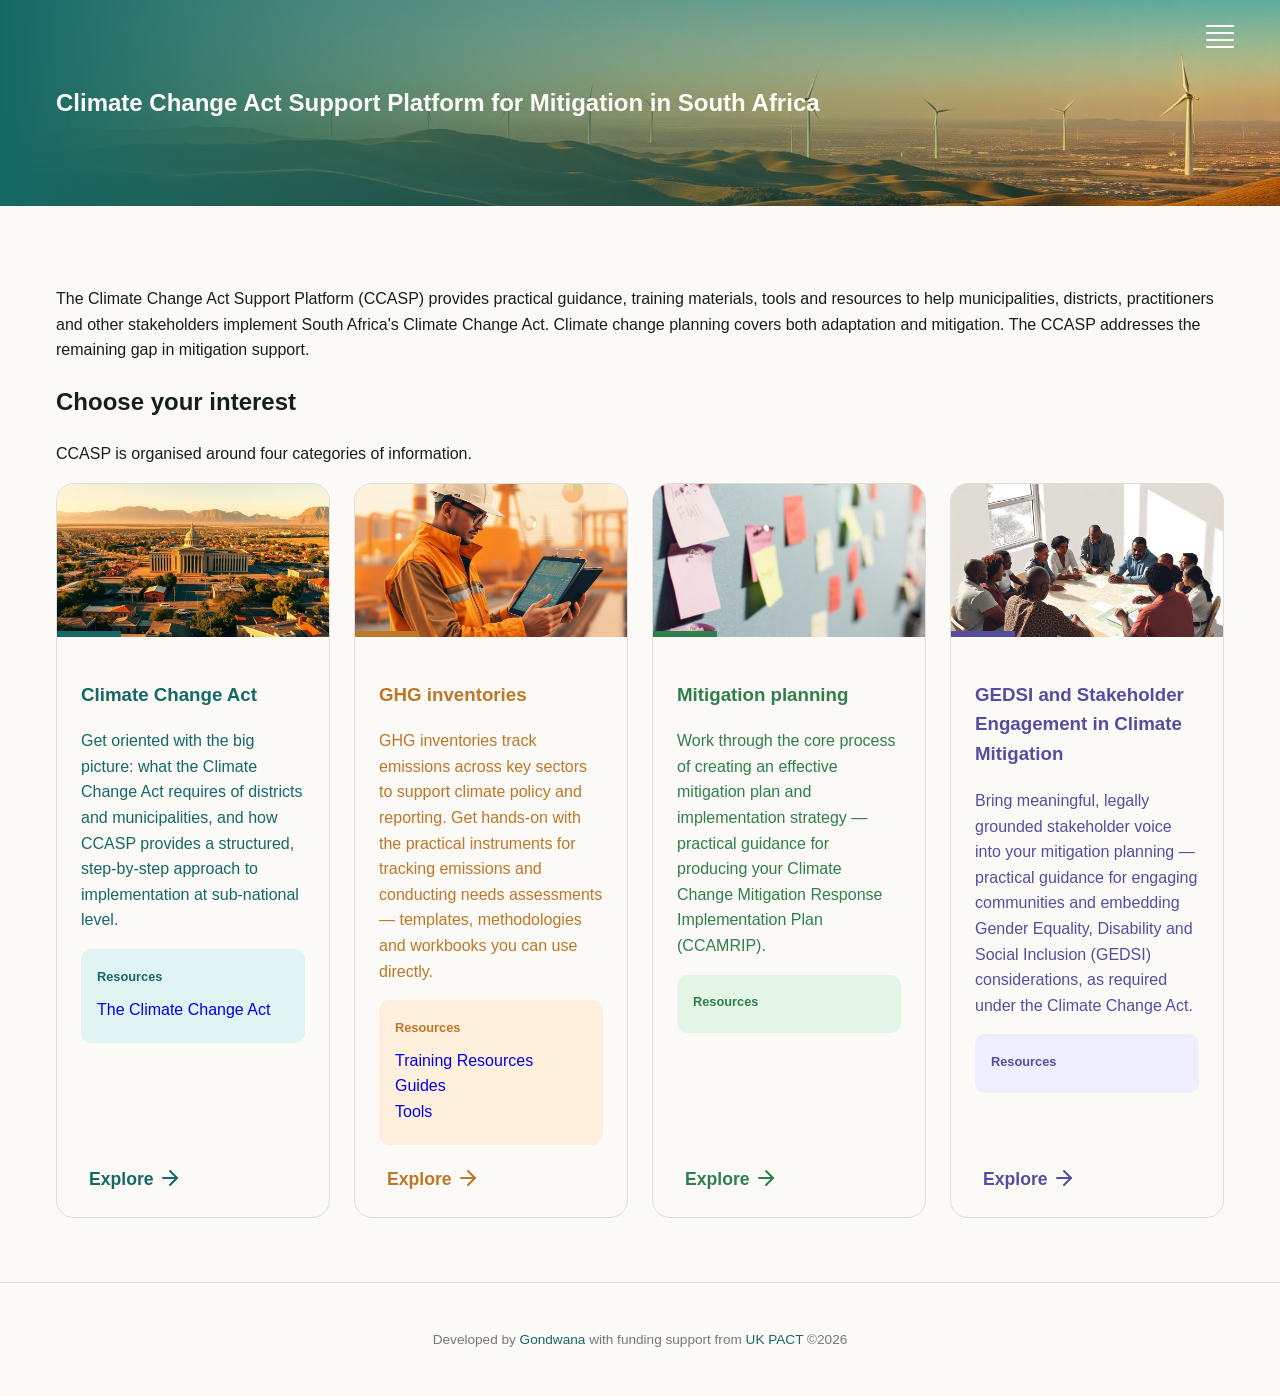
<file: index.html>
<!DOCTYPE html>
<html lang="en">
<head>
  <meta charset="UTF-8">
  <meta name="viewport" content="width=device-width, initial-scale=1.0">
  <title>CCASP — Climate Change Act Support Platform</title>
  <meta name="description" content="Guidance, tools, training and resources helping South African municipalities, districts and practitioners implement the mitigation requirements of the Climate Change Act.">
  <meta property="og:title" content="CCASP — Climate Change Act Support Platform">
  <meta property="og:description" content="Practical guidance for GHG inventories, CCAMNRAs and CCAMRIPs at sub-national level in South Africa.">
  <link rel="stylesheet" href="assets/css/styles.css">
  <link rel="icon" href="favicon.ico" type="image/x-icon">
</head>
<body>
  <!-- Header -->
  <!--header class="header">
    <div class="container">
      <h1 class="text-2xl font-bold">Climate Change Act Support Platform</h1>
    </div>
  </header-->

  <!-- Top-right vertical menu -->
  <nav id="vertical-menu" class="vertical-menu">
    <button id="menu-toggle" class="vertical-menu-toggle" aria-label="Open menu" aria-expanded="false">
      <!--span class="menu-text">Guides</span-->
      <span class="bar"></span>
      <span class="bar"></span>
      <span class="bar"></span>
      <span class="bar"></span>
    </button>

    <div id="menu-panel" class="vertical-menu-panel" hidden>
      <a href="cca.html" class="menu-link">
        <span class="menu-icon">📘</span>
        <span class="menu-label">Climate Change Act</span>
      </a>
      <a href="ghg-inventories.html" class="menu-link">
        <span class="menu-icon">📊</span>
        <span class="menu-label">GHG Inventories</span>
      </a>
      <a href="mitigationplanning.html" class="menu-link">
        <span class="menu-icon">📋</span>
        <span class="menu-label">Mitigation Planning</span>
      </a>
      <a href="stakeholder.html" class="menu-link">
        <span class="menu-icon">🤝</span>
        <span class="menu-label">GEDSI &amp; Stakeholder Engagement</span>
      </a>
    </div>
  </nav>  

  <!-- Hero Section -->
  <section class="hero section">
    <img src="assets/hero.jpg" alt="Wind turbines on rolling South African hills at golden hour" class="hero-image">
    <div class="hero-overlay"></div>
    <div class="container">
      <reveal-element>
        <div>
          <!--p class="text-xs font-semibold uppercase tracking-wider" style="color: rgba(255, 255, 255, 0.8);">
            Republic of South Africa · Climate Change Act
          </p-->
          <h1 class="text-4xl md:text-6xl font-bold leading-tight mt-4">
            Climate Change Act Support Platform for
            Mitigation in South Africa
          </h1>
          <!--p class="mt-6 max-w-2xl text-lg" style="color: rgba(255, 255, 255, 0.9);">
            Guidance, tools and resources to help municipalities, districts and practitioners meet the Climate Change Act’s mitigation requirements in South Africa
          </p-->
          <!--a href="#pathways" class="btn mt-9">
            Find your guide
            <span>→</span>
          </a-->
        </div>
      </reveal-element>
    </div>
  </section>

  <!-- Pathways Section -->
  <section class="section">
    <div class="container">
      <reveal-element>
        <div>
          <p class="mt-3 max-w-2xl text-muted-foreground">
            The Climate Change Act Support Platform (CCASP) provides practical guidance, training materials, tools and resources to help municipalities, districts, practitioners and other stakeholders implement South Africa's Climate Change Act. Climate change planning covers both adaptation and mitigation. The CCASP addresses the remaining gap in mitigation support.
            <!--br>Pick the one that matches the work in front of you.-->
          </p>
          <h2 class="text-3xl md:text-4xl font-bold">Choose your interest</h2>
          <p  id="pathways" class="mt-3 max-w-2xl text-muted-foreground">
            CCASP is organised around four categories of information. <!--Pick the one that matches the work in front of you. -->
          </p>
        </div>
      </reveal-element>

      <div  id="pathways" class="mt-12 grid-2">
        <reveal-element class="track-understand">
          <ccasp-keycard img="assets/understand.jpg" href="cca.html"> <!-- href="https://ukpact2.lateral.co.za/ccasp/cca/"> -->
            <!--span slot="for">For municipalities & districts</span-->
            <span slot="title">Climate Change Act</span>
            <span slot="description">Get oriented with the big picture: what the Climate Change Act requires of districts and municipalities, and how CCASP provides a structured, step-by-step approach to implementation at sub-national level.</span>
            <span slot="takeaway">
              <a href="https://www.dffe.gov.za/sites/default/files/legislations/cca_assented_g50966vol709n5050.pdf">The Climate Change Act</a>
            </span>
          </ccasp-keycard>
        </reveal-element>

        <reveal-element class="track-tools">
          <ccasp-keycard img="assets/tools.jpg" href="ghg-inventories.html"> <!--href="ghg.html">  href="https://ukpact2.lateral.co.za/ccasp/ghg-inventories/"> -->
            <!--span slot="for">For practitioners</span-->
            <span slot="title">GHG inventories</span>
            <span slot="description">GHG inventories track emissions across key sectors to support climate policy and reporting. Get hands-on with the practical instruments for tracking emissions and conducting needs assessments — templates, methodologies and workbooks you can use directly.</span>
            <span slot="takeaway"><a href="https://ukpact.lateral.co.za/files/">Training Resources
              <br/>Guides
              <br/>Tools
              </a>
            </span>
          </ccasp-keycard>
        </reveal-element>

        <reveal-element class="track-implement">
          <ccasp-keycard img="assets/patrick-perkins-ETRPjvb0KM0-unsplash.jpg" href="mitigationplanning.html"> <!--href="https://ukpact2.lateral.co.za/ccasp/mitigation-planning/"> -->
            <!--span slot="for">For stakeholders</span-->
            <span slot="title">Mitigation planning</span>
            <span slot="description">Work through the core process of creating an effective mitigation plan and implementation strategy — practical guidance for producing your Climate Change Mitigation Response Implementation Plan (CCAMRIP).</span>
            <!--span slot="takeaway"></span-->
          </ccasp-keycard>
        </reveal-element>

        <reveal-element class="track-training">
          <ccasp-keycard img="assets/implement.jpg" href="stakeholder.html"> <!--href="https://ukpact2.lateral.co.za/ccasp/civil-society-involvement/"> -->
            <!--span slot="for">For learners & facilitators</span-->
            <span slot="title">GEDSI and Stakeholder Engagement in Climate Mitigation</span>
            <span slot="description">Bring meaningful, legally grounded stakeholder voice into your mitigation planning — practical guidance for engaging communities and embedding Gender Equality, Disability and Social Inclusion (GEDSI) considerations, as required under the Climate Change Act.</span>
            <span slot="takeaway"></span>
          </ccasp-keycard>
        </reveal-element>        

      </div>
    </div>
  </section>

  <!-- What CCASP Covers -->
  <!--section class="section" style="background-color: var(--secondary); border-top: 1px solid var(--border);">
    <div class="container">
      <reveal-element>
        <div>
          <h2 class="text-2xl md:text-3xl font-bold">What the CCASP covers</h2>
          <p class="mt-3 max-w-3xl">
            The Climate Change Act Support Platform (CCASP) has been developed to assist municipalities, districts, practitioners and other stakeholders in implementing the requirements of South Africa's Climate Change Act.
            <br>The platform provides practical guidance, training materials, tools and resources to strengthen climate change mitigation planning, support legislative compliance, and build institutional capacity for effective climate action.
<p>
Climate change planning encompasses both adaptation and mitigation.
<br>Adaptation focuses on reducing vulnerability and building resilience to the impacts of climate change that are already occurring or are expected in the future.
<br>Mitigation focuses on reducing greenhouse gas (GHG) emissions and enhancing carbon sinks to limit the extent of future climate change. 
<br>While South Africa has made significant progress in supporting adaptation planning through initiatives such as the Let's Respond Toolkit (link to Toolkit website), there remains a need for practical guidance to support climate change mitigation planning and implementation. CCASP has therefore been developed to address this gap.
<p>
The platform provides practical guidance and resources to support:<br>
      <ul class="mt-8 grid gap-3 md:grid-cols-2">
        <reveal-element>
          <li class="flex gap-3 items-start p-4 border border-border bg-card rounded-xl">
            <span class="mt-2 w-1.5 h-1.5 rounded-full bg-track-understand shrink-0"></span>
            <span>Climate Change Mitigation Needs and Response Assessments (CCAMNRAs)</span>
          </li>
        </reveal-element>
        <reveal-element>
          <li class="flex gap-3 items-start p-4 border border-border bg-card rounded-xl">
            <span class="mt-2 w-1.5 h-1.5 rounded-full bg-track-understand shrink-0"></span>
            <span>Climate Change Mitigation Response Implementation Plans (CCAMRIPs)</span>
          </li>
        </reveal-element>
        <reveal-element>
          <li class="flex gap-3 items-start p-4 border border-border bg-card rounded-xl">
            <span class="mt-2 w-1.5 h-1.5 rounded-full bg-track-understand shrink-0"></span>
            <span>Greenhouse gas (GHG) inventory development</span>
          </li>
        </reveal-element>
        <reveal-element>
          <li class="flex gap-3 items-start p-4 border border-border bg-card rounded-xl">
            <span class="mt-2 w-1.5 h-1.5 rounded-full bg-track-understand shrink-0"></span>
            <span>Stakeholder engagement and GEDSI considerations</span>
          </li>
        </reveal-element>
        <reveal-element>
          <li class="flex gap-3 items-start p-4 border border-border bg-card rounded-xl">
            <span class="mt-2 w-1.5 h-1.5 rounded-full bg-track-understand shrink-0"></span>
            <span>Climate change mitigation planning and implementation</span>
          </li>
        </reveal-element>
      </ul>
Together, these modules provide a structured, step-by-step approach to implementing the mitigation requirements of the Climate Change Act at the sub-national level.
<p>
          </p>
        </div>
      </reveal-element>

    </div>
  </section-->

  <!-- Footer -->
  <footer class="footer">
    <p>Developed by <a href="https://gondwanagroup.co.za/" style="color:var(--primary);">Gondwana</a> with funding support from <a href="https://ukpact.co.uk" style="color:var(--primary);">UK PACT</a> &copy;2026</p>
  </footer>

  <!-- Web Components -->
  <script src="components/reveal-element.js"></script>
  <script>
    const menu = document.getElementById('vertical-menu');
    const toggle = document.getElementById('menu-toggle');
    const panel = document.getElementById('menu-panel');
    const links = panel.querySelectorAll('.menu-link');

    function openMenu() {
      menu.classList.add('active');
      toggle.setAttribute('aria-expanded', 'true');
      //document.body.style.overflow = 'hidden';
    }

    function closeMenu() {
      menu.classList.remove('active');
      toggle.setAttribute('aria-expanded', 'false');
      document.body.style.overflow = '';
    }

    toggle.addEventListener('click', () => {
      const isOpen = menu.classList.contains('active');
      isOpen ? closeMenu() : openMenu();
    });

    // Close on backdrop click
    menu.addEventListener('click', (e) => {
      if (e.target === menu) closeMenu();
    });

    // Close on link click (after navigation begins)
    links.forEach(link => {
      link.addEventListener('click', () => closeMenu());
    });

    // Close on Escape key
    document.addEventListener('keydown', (e) => {
      if (e.key === 'Escape' && menu.classList.contains('active')) closeMenu();
    });
  </script>
</body>
</html>
</file>
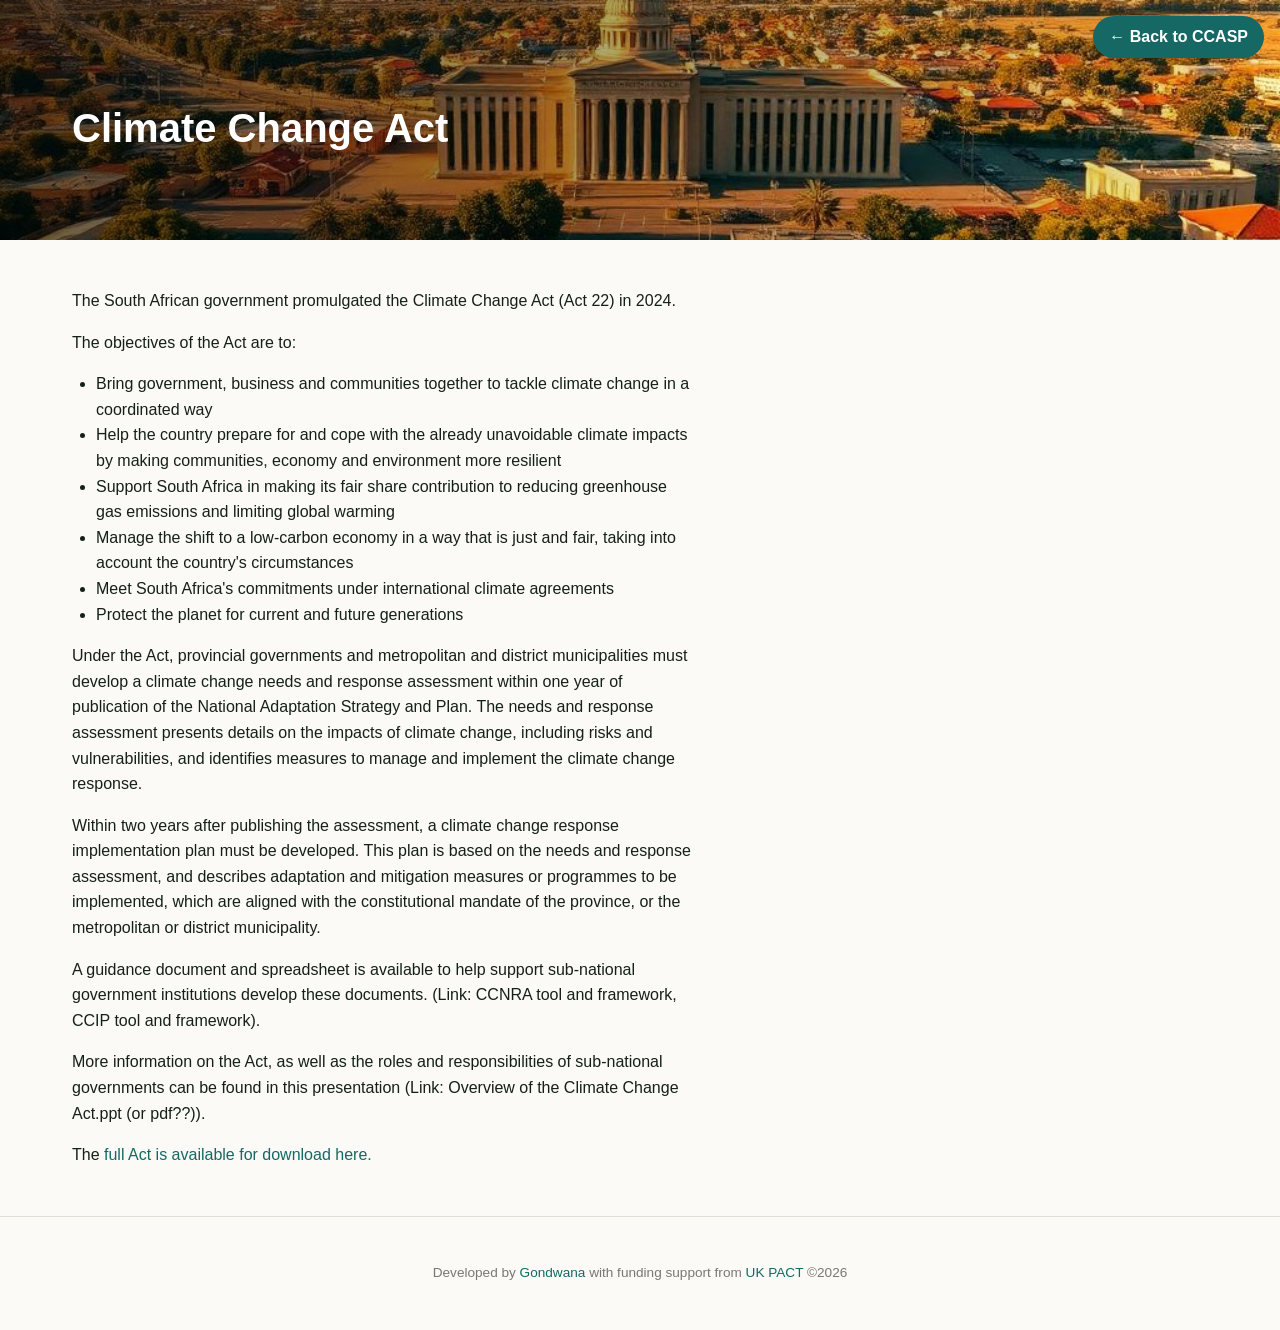
<file: cca.html>
<!DOCTYPE html>
<html lang="en">
<head>
  <meta charset="UTF-8">
  <meta name="viewport" content="width=device-width, initial-scale=1.0">
  <title>Climate Change Act — CCASP</title>
  <!--link rel="stylesheet" href="https://cdn.jsdelivr.net/npm/tailwindcss@2/dist/tailwind.min.css"-->
  <link rel="stylesheet" href="assets/css/styles.css">
  <style>
    :root {
      --primary: oklch(0.47 0.075 190);
      --primary-soft: oklch(0.955 0.022 190);
      --border: oklch(0.9 0.012 95);
      --bg: oklch(0.985 0.006 95);
      --fg: oklch(0.23 0.02 160);
    }
    body {
      margin: 0; font-family: -apple-system, BlinkMacSystemFont, 'Segoe UI', Roboto, sans-serif;
      background: var(--bg); color: var(--fg); line-height: 1.6;
    }
    .hero {
      position: relative; overflow: hidden;
      background-image: url('assets/understand.jpg');
      background-size: cover; background-position: center;
      background-color: var(--primary);
      color: white;
    }
    .hero::after {
      content: ''; position: absolute; inset: 0;
      background: linear-gradient(to right, rgba(0,0,0,.6), transparent);
    }
    .hero-inner {
      position: relative; z-index: 1;
      max-width: 1200px; margin: 0 auto; padding: 6rem 2rem 4rem;
    }
    .hero h1 { font-size: 2.5rem; font-weight: 700; margin: 0 0 1rem; }
    .hero p { font-size: 1.1rem; max-width: 70ch; opacity: .9; }
    .section { max-width: 1200px; margin: 0 auto; padding: 2rem 2rem; }
    .section h2 { font-size: 1.5rem; margin: 0 0 1rem; }
    .section p { max-width: 70ch; }
    .nav-up {
      position: fixed; top: 1rem; right: 1rem;
      background: var(--primary); color: white;
      padding: .5rem 1rem; border-radius: 9999px;
      text-decoration: none; font-weight: 600;
      z-index: 1000;
    }
    .footer {
      text-align: center; padding: 2rem; font-size: .85rem;
      border-top: 1px solid var(--border); color: #777;
    }
    a {
      color:var(--primary);
    }

  </style>
</head>
<body>

  <a href="index.html" class="nav-up">← Back to CCASP</a>

  <section class="hero">
    <div class="hero-inner">
      <h1>Climate Change Act</h1>
    </div>
  </section>

  <section class="section">
      <p>
      The South African government promulgated the Climate Change Act (Act 22) in 2024. 
      </p>
      <p>
        The objectives of the Act are to:
          <ul style="max-width: 70ch; padding-left: 1.5em;">
              <li>Bring government, business and communities together to tackle climate change in a coordinated way</li>
              <li>Help the country prepare for and cope with the already unavoidable climate impacts by making communities, economy and environment more resilient</li>
              <li>Support South Africa in making its fair share contribution to reducing greenhouse gas emissions and limiting global warming</li>
              <li>Manage the shift to a low-carbon economy in a way that is just and fair, taking into account the country's circumstances</li>
              <li>Meet South Africa's commitments under international climate agreements</li>
              <li>Protect the planet for current and future generations</li>
          </ul>
      </p>
      <p>
        <p>Under the Act, provincial governments and metropolitan and district municipalities must develop a climate change needs and response assessment within one year of publication of the National Adaptation Strategy and Plan. The needs and response assessment presents details on the impacts of climate change, including risks and vulnerabilities, and identifies measures to manage and implement the climate change response.</p>
        <p>Within two years after publishing the assessment, a climate change response implementation plan must be developed. This plan is based on the needs and response assessment, and describes adaptation and mitigation measures or programmes to be implemented, which are aligned with the constitutional mandate of the province, or the metropolitan or district municipality.</p>
        <p>A guidance document and spreadsheet is available to help support sub-national government institutions develop these documents. (Link: CCNRA tool and framework, CCIP tool and framework).</p>
        <p>More information on the Act, as well as the roles and responsibilities of sub-national governments can be found in this presentation (Link: Overview of the Climate Change Act.ppt (or pdf??)).</p>
        <p>The <a href="https://www.dffe.gov.za/sites/default/files/legislations/cca_assented_g50966vol709n5050.pdf">full Act is available for download here.</a></p>
      </p>
    </section>
  

  <footer class="footer">
    <p>Developed by <a href="https://gondwanagroup.co.za/" style="color:var(--primary);">Gondwana</a> with funding support from <a href="https://ukpact.co.uk" style="color:var(--primary);">UK PACT</a> &copy;2026</p>
  </footer>

</body>
</html>
</file>
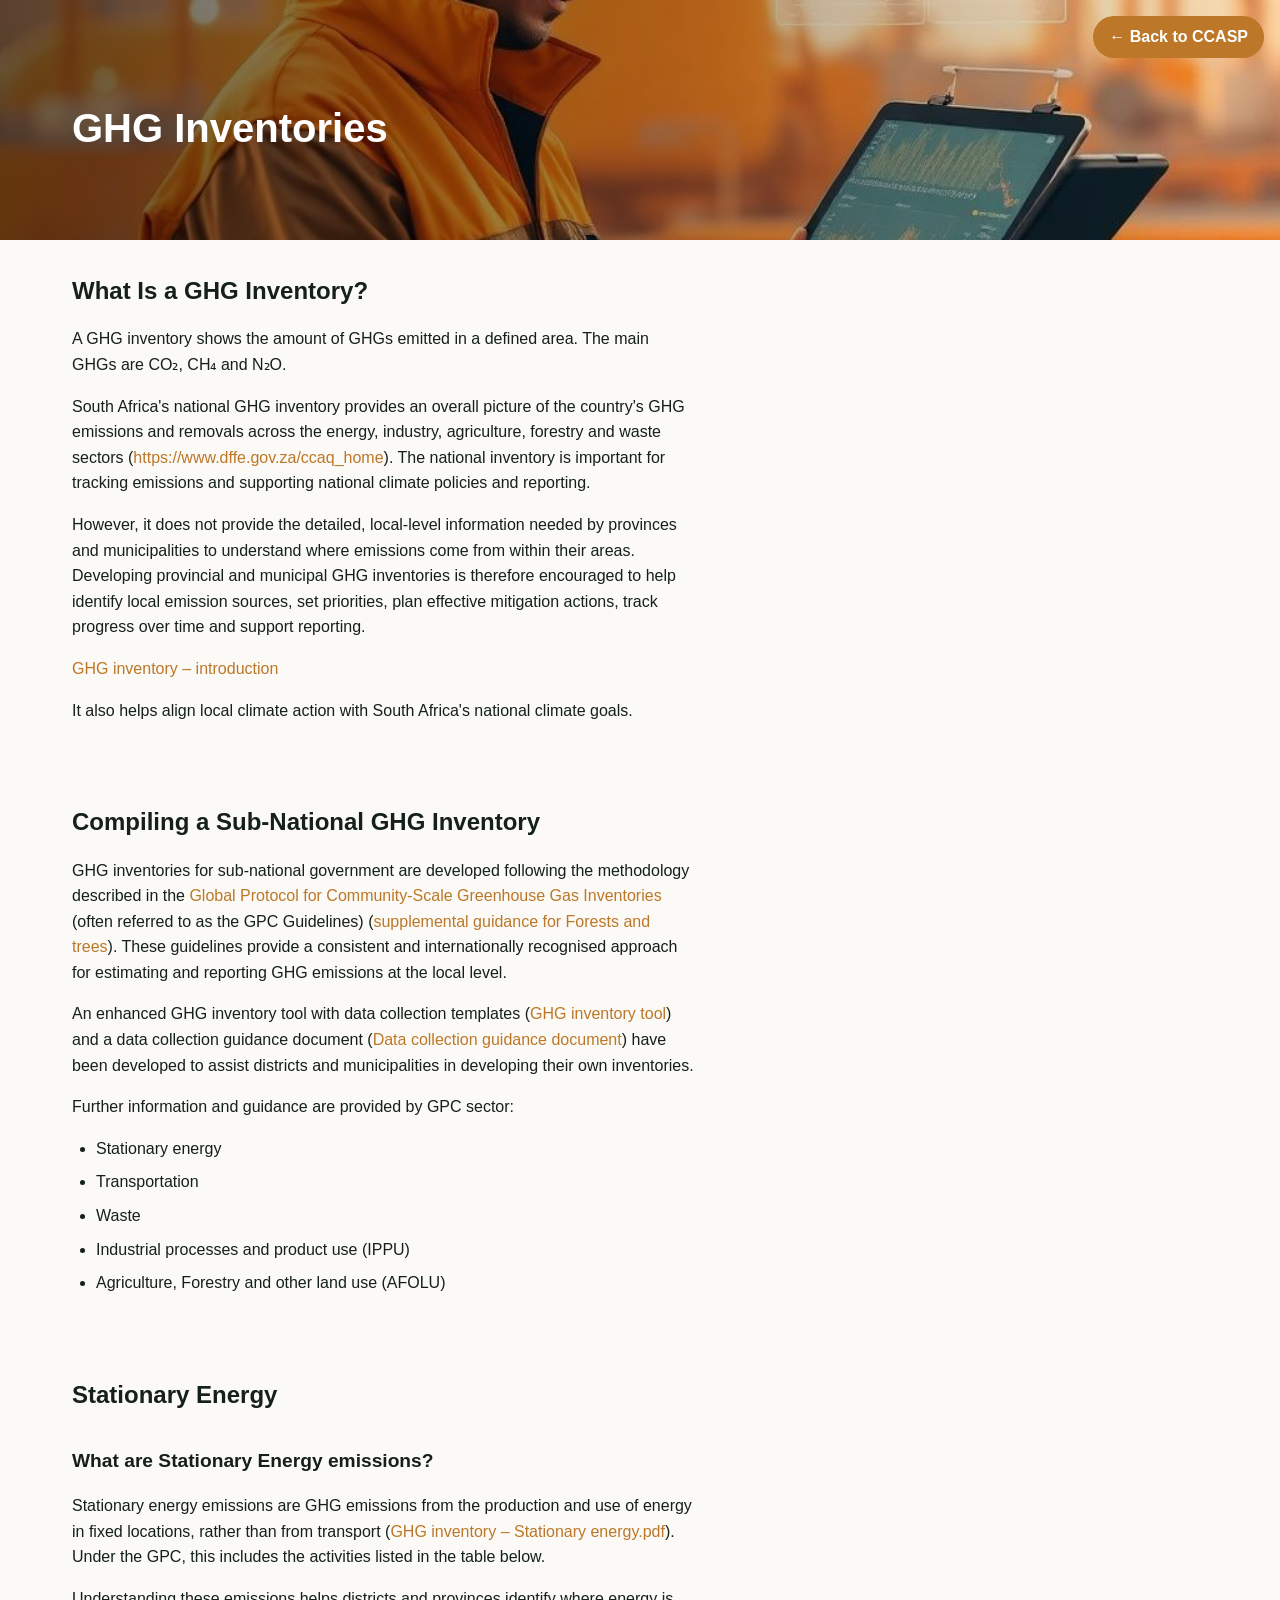
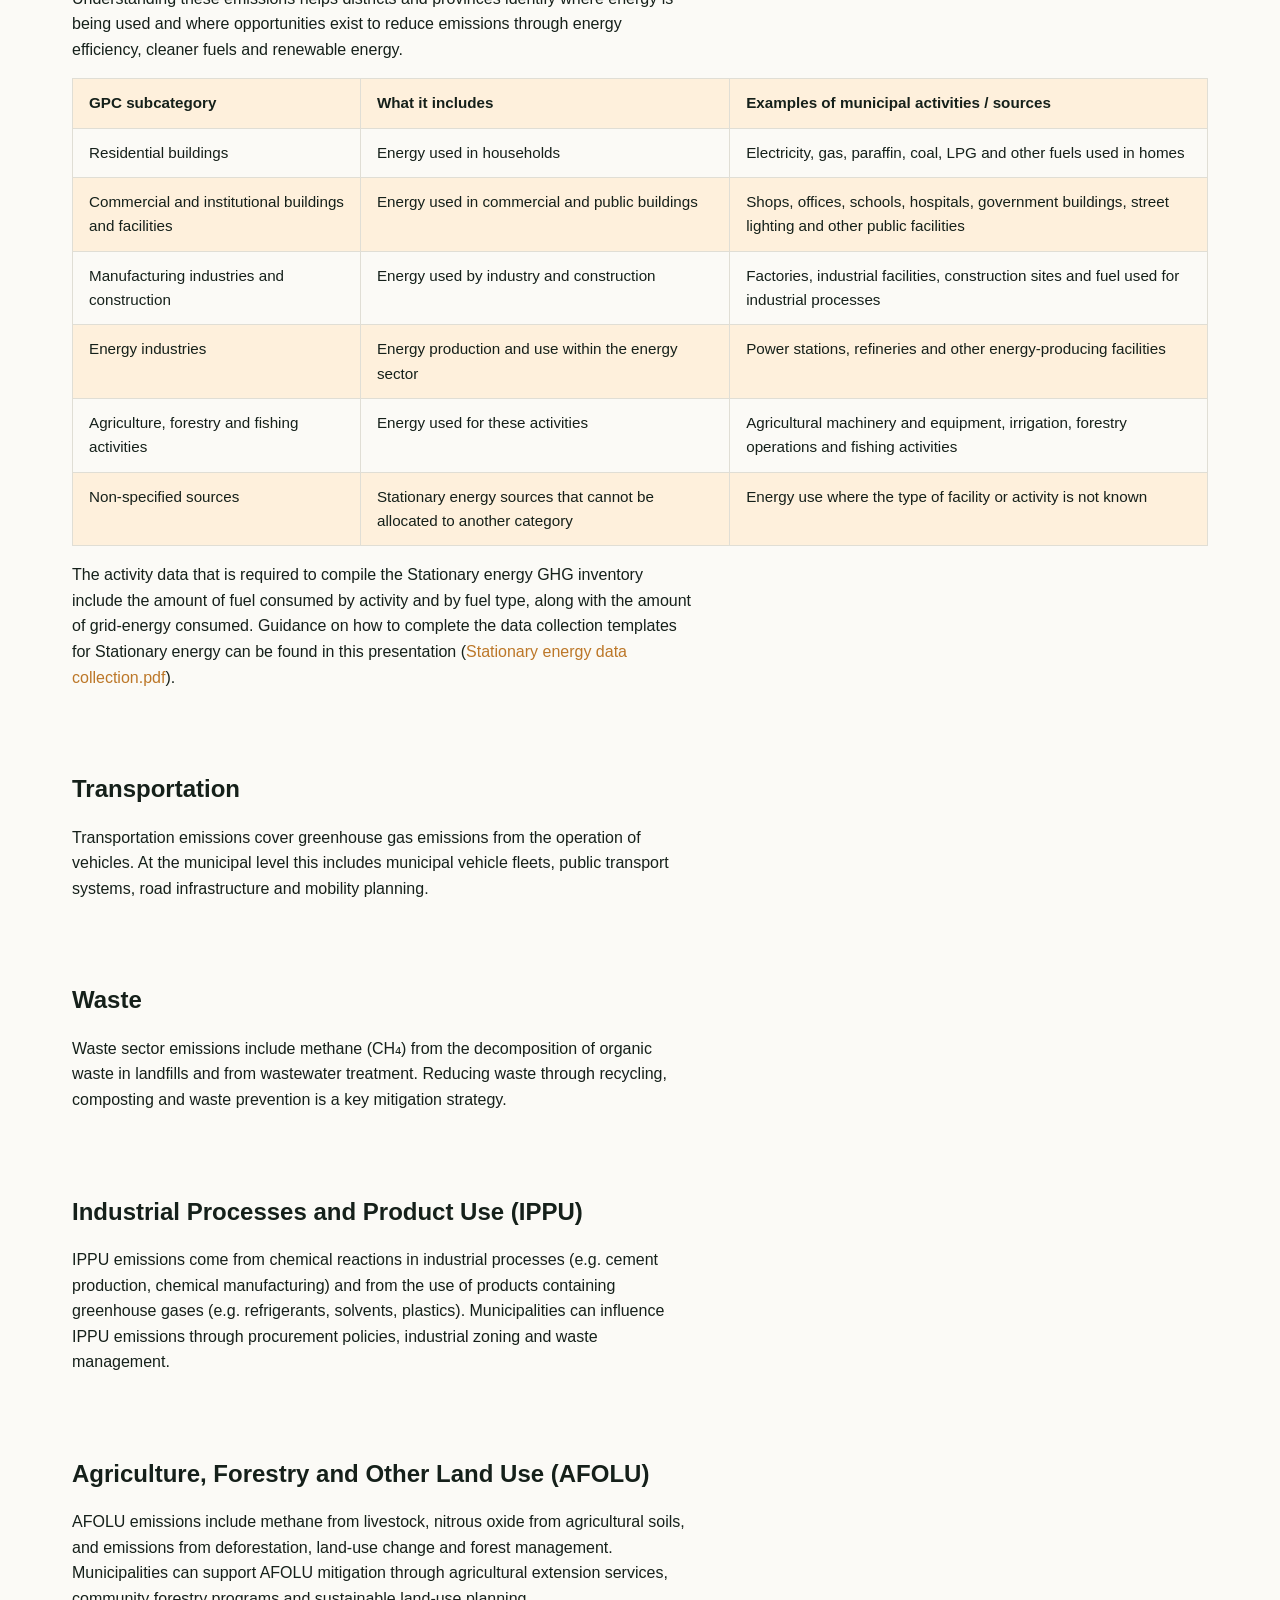
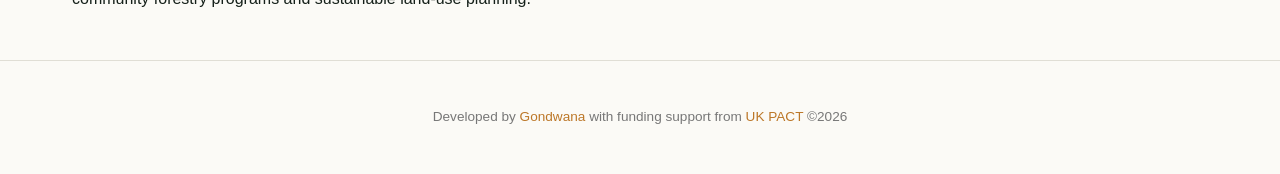
<file: ghg-inventories.html>
<!DOCTYPE html>
<html lang="en">
<head>
  <meta charset="UTF-8">
  <meta name="viewport" content="width=device-width, initial-scale=1.0">
  <title>GHG Inventories — CCASP</title>
  <!--link rel="stylesheet" href="https://cdn.jsdelivr.net/npm/tailwindcss@2/dist/tailwind.min.css"-->
  <link rel="stylesheet" href="assets/css/styles.css">
  <style>
    :root {
      --primary: oklch(0.63 0.125 65);
      --primary-soft: oklch(0.96 0.03 75);
      --border: oklch(0.9 0.012 95);
      --bg: oklch(0.985 0.006 95);
      --fg: oklch(0.23 0.02 160);
    }
    body {
      margin: 0;
      font-family: -apple-system, BlinkMacSystemFont, 'Segoe UI', Roboto, sans-serif;
      background: var(--bg);
      color: var(--fg);
      line-height: 1.6;
    }
    .hero {
      position: relative;
      overflow: hidden;
      background-image: url('assets/tools.jpg');
      background-size: cover;
      background-position: center;
      background-color: var(--primary);
      color: white;
    }
    .hero::after {
      content: '';
      position: absolute;
      inset: 0;
      background: linear-gradient(to right, rgba(0,0,0,.6), transparent);
    }
    .hero-inner {
      position: relative;
      z-index: 1;
      max-width: 1200px;
      margin: 0 auto;
      padding: 6rem 2rem 4rem;
    }
    .hero h1 { font-size: 2.5rem; font-weight: 700; margin: 0 0 1rem; }
    .hero p { font-size: 1.1rem; max-width: 70ch; opacity: .9; }
    .section { max-width: 1200px; margin: 0 auto; padding: 2rem 2rem; }
    .section h2 { font-size: 1.5rem; margin: 0 0 1rem; }
    .section h3 { font-size: 1.2rem; margin: 2rem 0 1rem; }
    .section p { max-width: 70ch; }
    .section ul, .section ol { max-width: 70ch; padding-left: 1.5em; }
    .section li { margin-bottom: .5rem; }
    .nav-up {
      position: fixed;
      top: 1rem;
      right: 1rem;
      background: var(--primary);
      color: white;
      padding: .5rem 1rem;
      border-radius: 9999px;
      text-decoration: none;
      font-weight: 600;
      z-index: 1000;      
    }
    .footer {
      text-align: center;
      padding: 2rem;
      font-size: .85rem;
      border-top: 1px solid var(--border);
      color: #777;
    }
    /* Table */
    table {
      width: 100%;
      border-collapse: collapse;
      margin: 1rem 0;
      font-size: .95rem;
    }
    thead th, tbody td {
      border: 1px solid var(--border);
      padding: .75rem 1rem;
      text-align: left;
      vertical-align: top;
    }
    thead th {
      background: var(--primary-soft);
      font-weight: 600;
      color: var(--fg);
    }
    tbody tr:nth-child(even) td {
      background: var(--primary-soft);
    }
    .sector-label {
      font-weight: 600;
      color: var(--primary);
    }
    a {
      color: var(--primary);
      text-decoration: none;
    }
    a:hover {
      text-decoration: underline;
    }
  </style>
</head>
<body>

  <a href="index.html" class="nav-up">← Back to CCASP</a>

  <!-- Hero -->
  <section class="hero">
    <div class="hero-inner">
      <h1>GHG Inventories</h1>
      <!--p>GHG inventories track emissions across key sectors to support climate policy and reporting. Get hands-on with the practical instruments for tracking emissions and conducting needs assessments — templates, methodologies and workbooks you can use directly.</p-->
    </div>
  </section>

  <!-- What is a GHG inventory? -->
  <section class="section">
    <h2>What Is a GHG Inventory?</h2>
    <p>A GHG inventory shows the amount of GHGs emitted in a defined area. The main GHGs are CO₂, CH₄ and N₂O.</p>
    <p>South Africa's national GHG inventory provides an overall picture of the country's GHG emissions and removals across the energy, industry, agriculture, forestry and waste sectors (<a href="https://www.dffe.gov.za/ccaq_home">https://www.dffe.gov.za/ccaq_home</a>). The national inventory is important for tracking emissions and supporting national climate policies and reporting.</p>
    <p>However, it does not provide the detailed, local-level information needed by provinces and municipalities to understand where emissions come from within their areas. Developing provincial and municipal GHG inventories is therefore encouraged to help identify local emission sources, set priorities, plan effective mitigation actions, track progress over time and support reporting.</p>
    <p><a href="GHG inventory – introduction.pdf">GHG inventory – introduction</a></p>
    <p>It also helps align local climate action with South Africa's national climate goals.</p>
  </section>

  <!-- Compiling a sub-national GHG inventory -->
  <section class="section">
    <h2>Compiling a Sub-National GHG Inventory</h2>
    <p>GHG inventories for sub-national government are developed following the methodology described in the <a href="https://ghgprotocol.org/ghg-protocol-cities">Global Protocol for Community-Scale Greenhouse Gas Inventories</a> (often referred to as the GPC Guidelines)
      (<a href="https://ghgprotocol.org/gpc-supplemental-guidance-forests-and-trees">supplemental guidance for Forests and trees</a>).
      These guidelines provide a consistent and internationally recognised approach for estimating and reporting GHG emissions at the local level.
    </p>
    <p>An enhanced GHG inventory tool with data collection templates
      (<a href="GHG inventory tool">GHG inventory tool</a>)
      and a data collection guidance document
      (<a href="Data collection guidance document">Data collection guidance document</a>)
      have been developed to assist districts and municipalities in developing their own inventories.
    </p>
    <p>Further information and guidance are provided by GPC sector:</p>
    <ul>
      <li>Stationary energy</li>
      <li>Transportation</li>
      <li>Waste</li>
      <li>Industrial processes and product use (IPPU)</li>
      <li>Agriculture, Forestry and other land use (AFOLU)</li>
    </ul>
  </section>

  <!-- Stationary energy -->
  <section class="section">
    <h2>Stationary Energy</h2>
    <h3>What are Stationary Energy emissions?</h3>
    <p>Stationary energy emissions are GHG emissions from the production and use of energy in fixed locations, rather than from transport
      (<a href="GHG inventory – Stationary energy.pdf">GHG inventory – Stationary energy.pdf</a>).
      Under the GPC, this includes the activities listed in the table below.
    </p>
    <p>Understanding these emissions helps districts and provinces identify where energy is being used and where opportunities exist to reduce emissions through energy efficiency, cleaner fuels and renewable energy.</p>

    <table>
      <thead>
        <tr>
          <th>GPC subcategory</th>
          <th>What it includes</th>
          <th>Examples of municipal activities / sources</th>
        </tr>
      </thead>
      <tbody>
        <tr>
          <td>Residential buildings</td>
          <td>Energy used in households</td>
          <td>Electricity, gas, paraffin, coal, LPG and other fuels used in homes</td>
        </tr>
        <tr>
          <td>Commercial and institutional buildings and facilities</td>
          <td>Energy used in commercial and public buildings</td>
          <td>Shops, offices, schools, hospitals, government buildings, street lighting and other public facilities</td>
        </tr>
        <tr>
          <td>Manufacturing industries and construction</td>
          <td>Energy used by industry and construction</td>
          <td>Factories, industrial facilities, construction sites and fuel used for industrial processes</td>
        </tr>
        <tr>
          <td>Energy industries</td>
          <td>Energy production and use within the energy sector</td>
          <td>Power stations, refineries and other energy-producing facilities</td>
        </tr>
        <tr>
          <td>Agriculture, forestry and fishing activities</td>
          <td>Energy used for these activities</td>
          <td>Agricultural machinery and equipment, irrigation, forestry operations and fishing activities</td>
        </tr>
        <tr>
          <td>Non-specified sources</td>
          <td>Stationary energy sources that cannot be allocated to another category</td>
          <td>Energy use where the type of facility or activity is not known</td>
        </tr>
      </tbody>
    </table>

    <p>The activity data that is required to compile the Stationary energy GHG inventory include the amount of fuel consumed by activity and by fuel type, along with the amount of grid-energy consumed.
      Guidance on how to complete the data collection templates for Stationary energy can be found in this presentation
      (<a href="Stationary energy data collection.pdf">Stationary energy data collection.pdf</a>).
    </p>
  </section>

  <!-- Other sectors (placeholder structure) -->
  <section class="section">
    <h2>Transportation</h2>
    <p>Transportation emissions cover greenhouse gas emissions from the operation of vehicles. At the municipal level this includes municipal vehicle fleets, public transport systems, road infrastructure and mobility planning.</p>
  </section>

  <section class="section">
    <h2>Waste</h2>
    <p>Waste sector emissions include methane (CH₄) from the decomposition of organic waste in landfills and from wastewater treatment. Reducing waste through recycling, composting and waste prevention is a key mitigation strategy.</p>
  </section>

  <section class="section">
    <h2>Industrial Processes and Product Use (IPPU)</h2>
    <p>IPPU emissions come from chemical reactions in industrial processes (e.g. cement production, chemical manufacturing) and from the use of products containing greenhouse gases (e.g. refrigerants, solvents, plastics). Municipalities can influence IPPU emissions through procurement policies, industrial zoning and waste management.</p>
  </section>

  <section class="section">
    <h2>Agriculture, Forestry and Other Land Use (AFOLU)</h2>
    <p>AFOLU emissions include methane from livestock, nitrous oxide from agricultural soils, and emissions from deforestation, land-use change and forest management. Municipalities can support AFOLU mitigation through agricultural extension services, community forestry programs and sustainable land-use planning.</p>
  </section>
  <!-- Footer -->
  <footer class="footer">
    <p>Developed by <a href="https://gondwanagroup.co.za/" style="color:var(--primary);">Gondwana</a> with funding support from <a href="https://ukpact.co.uk" style="color:var(--primary);">UK PACT</a> &copy;2026</p>
  </footer>

</body>
</html>
</file>
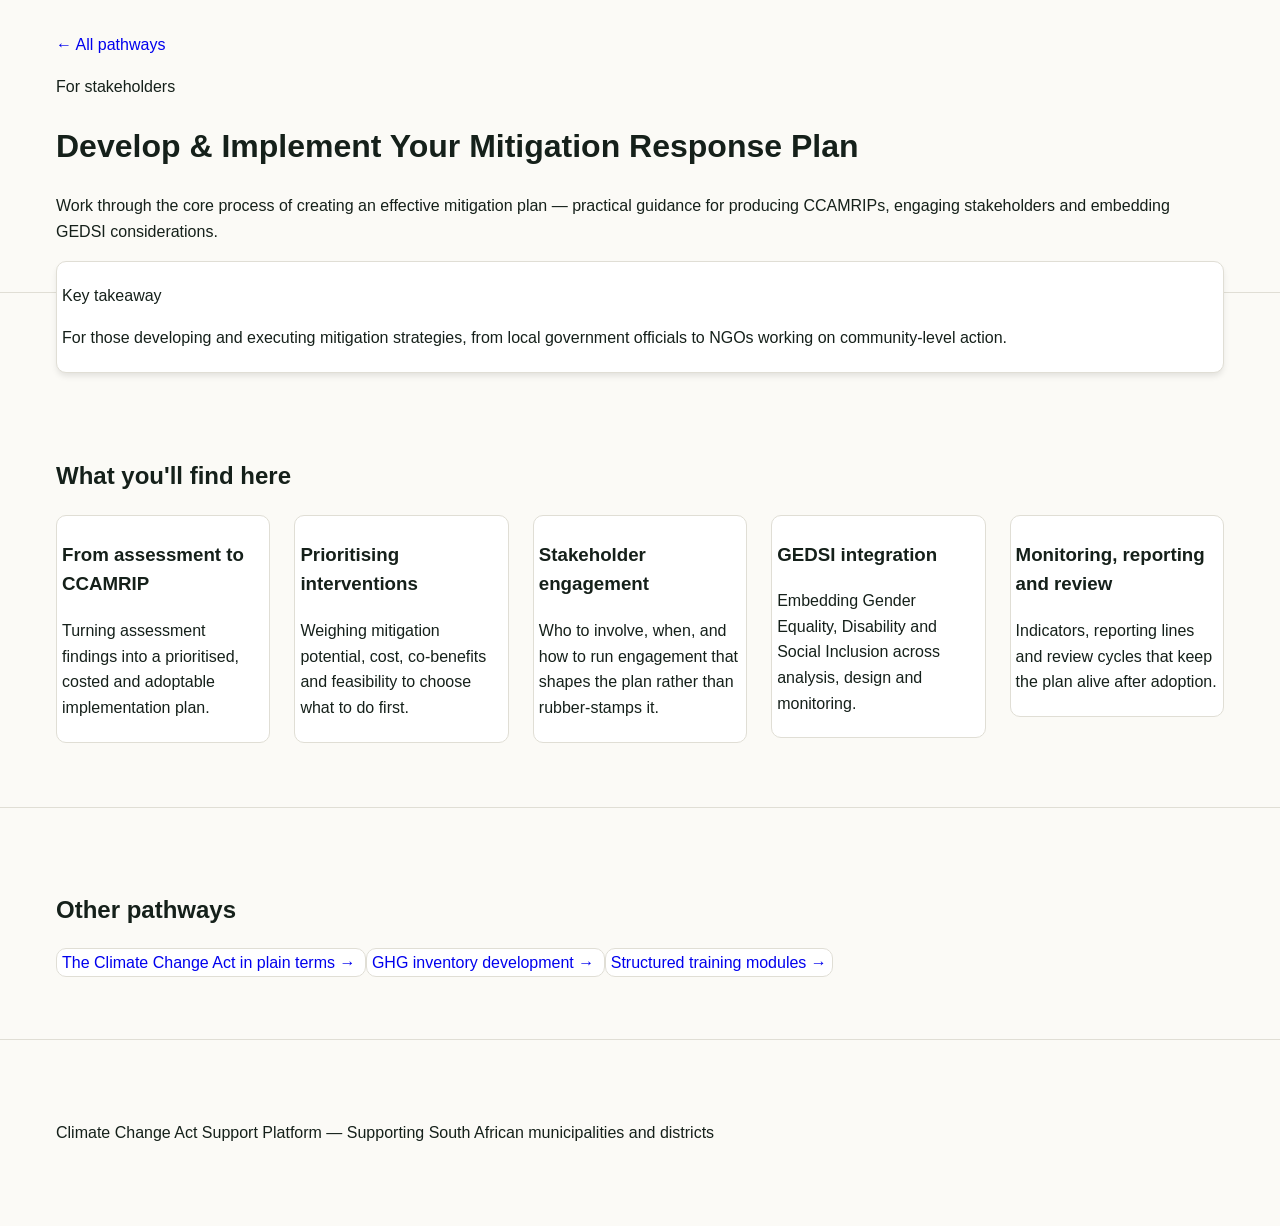
<file: implement.html>
<!DOCTYPE html>
<html lang="en">
<head>
  <meta charset="UTF-8">
  <meta name="viewport" content="width=device-width, initial-scale=1.0">
  <title>Develop & Implement Your Mitigation Response Plan — CCASP</title>
  <meta name="description" content="Work through the core process of creating an effective mitigation plan — practical guidance for producing CCAMRIPs, engaging stakeholders and embedding GEDSI considerations.">
  <meta property="og:title" content="TRACK_TITLE — CCASP">
  <meta property="og:description" content="For those developing and executing mitigation strategies, from local government officials to NGOs working on community-level action.">
  <link rel="stylesheet" href="assets/css/styles.css">
  <link rel="icon" href="../favicon.ico" type="image/x-icon">
</head>
<body>
  <!-- Header -->
  <ccasp-trackheader set="implement">
  </ccasp-trackheader>

  <!-- Key Takeaway -->
  <div class="container" style="margin-top: -2rem;">
    <reveal-element>
      <div class="card p-6" style="box-shadow: 0 4px 6px -1px rgba(0, 0, 0, 0.1);">
        <p class="text-xs font-semibold uppercase tracking-wider text-muted-foreground">
          Key takeaway
        </p>
        <p class="mt-2 text-lg leading-relaxed text-foreground">For those developing and executing mitigation strategies, from local government officials to NGOs working on community-level action.</p>
      </div>
    </reveal-element>
  </div>

  <!-- What you'll find here -->
  <section class="section">
    <div class="container">
      <h2 class="text-2xl font-bold tracking-tight md:text-3xl">What you'll find here</h2>
      <div class="mt-8 grid-2">
        
      <reveal-element>
        <article class="card h-full p-6 hover:transform hover:-translate-y-1">
          <div class="h-1 w-10 rounded-full bg-track-implement"></div>
          <h3 class="mt-4 text-lg font-semibold">From assessment to CCAMRIP</h3>
          <p class="mt-2 text-sm text-muted-foreground">Turning assessment findings into a prioritised, costed and adoptable implementation plan.</p>
        </article>
      </reveal-element>
    
      <reveal-element>
        <article class="card h-full p-6 hover:transform hover:-translate-y-1">
          <div class="h-1 w-10 rounded-full bg-track-implement"></div>
          <h3 class="mt-4 text-lg font-semibold">Prioritising interventions</h3>
          <p class="mt-2 text-sm text-muted-foreground">Weighing mitigation potential, cost, co-benefits and feasibility to choose what to do first.</p>
        </article>
      </reveal-element>
    
      <reveal-element>
        <article class="card h-full p-6 hover:transform hover:-translate-y-1">
          <div class="h-1 w-10 rounded-full bg-track-implement"></div>
          <h3 class="mt-4 text-lg font-semibold">Stakeholder engagement</h3>
          <p class="mt-2 text-sm text-muted-foreground">Who to involve, when, and how to run engagement that shapes the plan rather than rubber-stamps it.</p>
        </article>
      </reveal-element>
    
      <reveal-element>
        <article class="card h-full p-6 hover:transform hover:-translate-y-1">
          <div class="h-1 w-10 rounded-full bg-track-implement"></div>
          <h3 class="mt-4 text-lg font-semibold">GEDSI integration</h3>
          <p class="mt-2 text-sm text-muted-foreground">Embedding Gender Equality, Disability and Social Inclusion across analysis, design and monitoring.</p>
        </article>
      </reveal-element>
    
      <reveal-element>
        <article class="card h-full p-6 hover:transform hover:-translate-y-1">
          <div class="h-1 w-10 rounded-full bg-track-implement"></div>
          <h3 class="mt-4 text-lg font-semibold">Monitoring, reporting and review</h3>
          <p class="mt-2 text-sm text-muted-foreground">Indicators, reporting lines and review cycles that keep the plan alive after adoption.</p>
        </article>
      </reveal-element>
    
      </div>
    </div>
  </section>

  <!-- Other pathways -->
  <section class="section bg-track-implement-soft" style="border-top: 1px solid var(--border);">
    <div class="container">
      <h2 class="text-xl font-semibold tracking-tight">Other pathways</h2>
      <div class="mt-6 grid gap-3 md:grid-cols-3">
        
      <a href="understand.html" class="card flex items-center justify-between gap-3 p-4 hover:transform hover:-translate-y-0.5">
        <span class="font-medium">The Climate Change Act in plain terms</span>
        <span class="text-track-understand transition-transform">→</span>
      </a>
    
      <a href="tools.html" class="card flex items-center justify-between gap-3 p-4 hover:transform hover:-translate-y-0.5">
        <span class="font-medium">GHG inventory development</span>
        <span class="text-track-tools transition-transform">→</span>
      </a>
    
      <a href="training.html" class="card flex items-center justify-between gap-3 p-4 hover:transform hover:-translate-y-0.5">
        <span class="font-medium">Structured training modules</span>
        <span class="text-track-training transition-transform">→</span>
      </a>
    
      </div>
    </div>
  </section>

  <!-- Footer -->
  <footer class="section" style="border-top: 1px solid var(--border);">
    <div class="container">
      <p class="text-sm text-muted-foreground">
        Climate Change Act Support Platform — Supporting South African municipalities and districts
      </p>
    </div>
  </footer>

  <!-- Web Components -->
  <script src="components/reveal-element.js"></script>
</body>
</html>
</file>
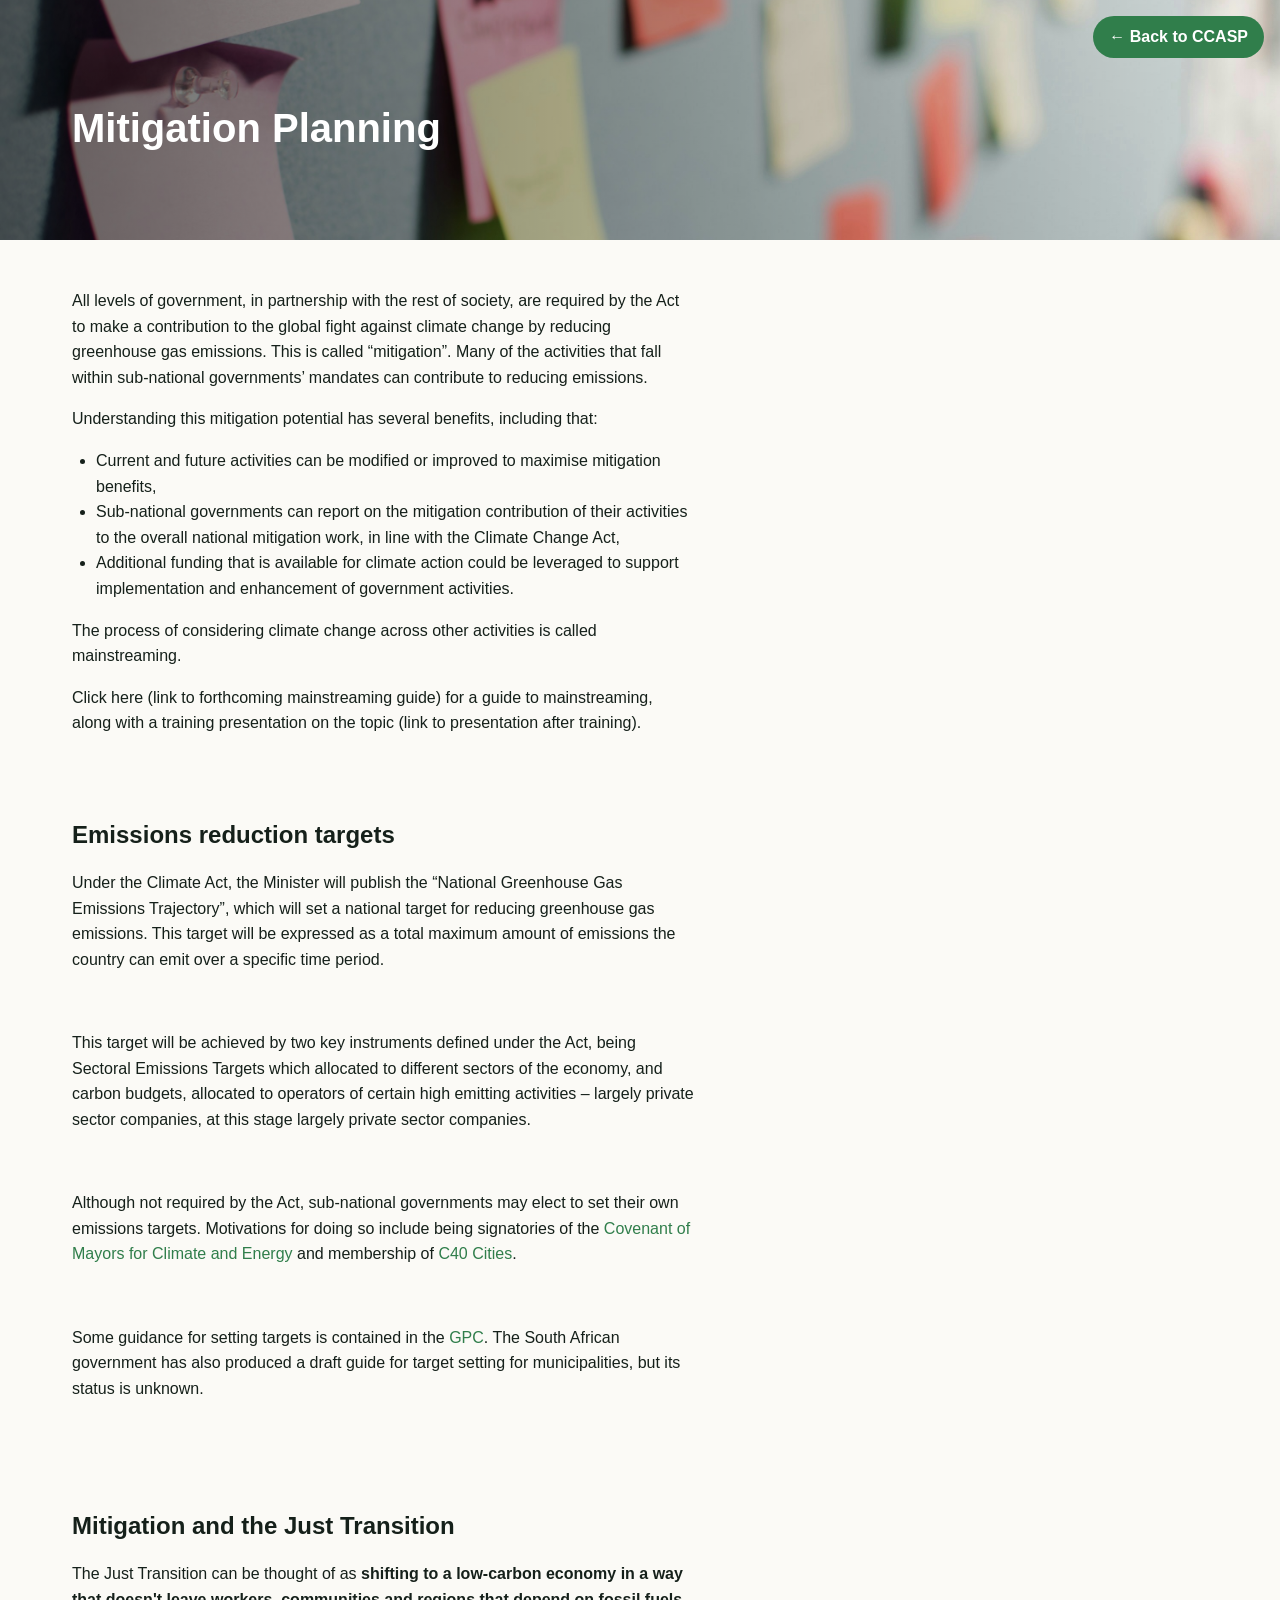
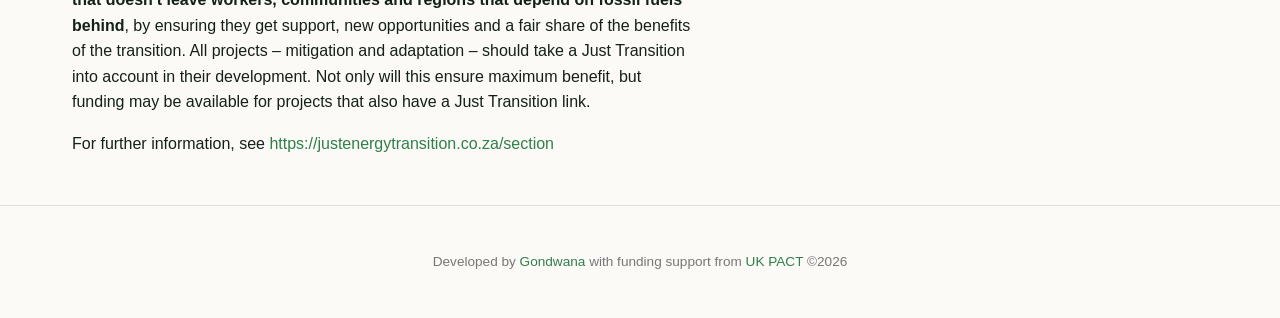
<file: mitigationplanning.html>
<!DOCTYPE html>
<html lang="en">
<head>
  <meta charset="UTF-8">
  <meta name="viewport" content="width=device-width, initial-scale=1.0">
  <title>Mitigation Planning — CCASP</title>
  <!--link rel="stylesheet" href="https://cdn.jsdelivr.net/npm/tailwindcss@2/dist/tailwind.min.css"-->
  <link rel="stylesheet" href="assets/css/styles.css">

  <style>
    :root {
      --primary: oklch(0.53 0.11 152);
      --primary-soft: oklch(0.955 0.028 152);
      --border: oklch(0.9 0.012 95);
      --bg: oklch(0.985 0.006 95);
      --fg: oklch(0.23 0.02 160);
    }
    body {
      margin: 0; font-family: -apple-system, BlinkMacSystemFont, 'Segoe UI', Roboto, sans-serif;
      background: var(--bg); color: var(--fg); line-height: 1.6;
    }
    a {
      color: var(--primary);
      text-decoration: none;
    }
    a:hover {
      text-decoration: underline;
    }

    .hero {
      position: relative; overflow: hidden;
      background-image: url('assets/patrick-perkins-ETRPjvb0KM0-unsplash.jpg');
      background-size: cover; background-position: center;
      background-color: var(--primary);
      color: white;
    }
    .hero::after {
      content: ''; position: absolute; inset: 0;
      background: linear-gradient(to right, rgba(0,0,0,.6), transparent);
    }
    .hero-inner {
      position: relative; z-index: 1;
      max-width: 1200px; margin: 0 auto; padding: 6rem 2rem 4rem;
    }
    .hero h1 { font-size: 2.5rem; font-weight: 700; margin: 0 0 1rem; }
    .hero p { font-size: 1.1rem; max-width: 70ch; opacity: .9; }
    .section { max-width: 1200px; margin: 0 auto; padding: 2rem 2rem; }
    .section h2 { font-size: 1.5rem; margin: 0 0 1rem; }
    .section p { max-width: 70ch; }
    .nav-up {
      position: fixed; top: 1rem; right: 1rem;
      background: var(--primary); color: white;
      padding: .5rem 1rem; border-radius: 9999px;
      text-decoration: none; font-weight: 600;
      z-index: 1000;
    }
    .footer {
      text-align: center; padding: 2rem; font-size: .85rem;
      border-top: 1px solid var(--border); color: #777;
    }
  </style>
</head>
<body>

  <a href="index.html" class="nav-up">← Back to CCASP</a>

  <section class="hero">
    <div class="hero-inner">
      <h1>Mitigation Planning</h1>
    </div>
  </section>

  <section class="section">
    <p>All levels of government, in partnership with the rest of society, are required by the Act to make a contribution to the global fight against climate change by reducing greenhouse gas emissions. This is called “mitigation”. Many of the activities that fall within sub-national governments’ mandates can contribute to reducing emissions.</p>
    <p>Understanding this mitigation potential has several benefits, including that:</p>
    <ul style="max-width: 70ch; padding-left: 1.5em;">
      <li>Current and future activities can be modified or improved to maximise mitigation benefits,</li>
      <li>Sub-national governments can report on the mitigation contribution of their activities to the overall national mitigation work, in line with the Climate Change Act,</li>
      <li>Additional funding that is available for climate action could be leveraged to support implementation and enhancement of government activities.</li>
    </ul>
    <p>The process of considering climate change across other activities is called mainstreaming.</p>
    <p>Click here (link to forthcoming mainstreaming guide) for a guide to mainstreaming, along with a training presentation on the topic (link to presentation after training).</p>
  </section>
  <section class="section">
    <h2>Emissions reduction targets</h2>
    <p>Under the Climate Act, the Minister will publish the “National Greenhouse Gas Emissions Trajectory”, which will set a national target for reducing greenhouse gas emissions. This target will be expressed as a total maximum amount of emissions the country can emit over a specific time period.</p><br>
    <p>This target will be achieved by two key instruments defined under the Act, being Sectoral Emissions Targets which allocated to different sectors of the economy, and carbon budgets, allocated to operators of certain high emitting activities – largely private sector companies, at this stage largely private sector companies.</p><br>
    <p>Although not required by the Act, sub-national governments may elect to set their own emissions targets. Motivations for doing so include being signatories of the <a href="https://www.globalcovenantofmayors.org">Covenant of Mayors for Climate and Energy</a>
      and membership of <a href="https://www.c40.org">C40 Cities</a>. </p><br>
    <p>Some guidance for setting targets is contained in the <a href="https://ghgprotocol.org/sites/default/files/ghgp/standards/GHGP_GPC_0.pdf">GPC</a>. The South African government has also produced a draft guide for target setting for municipalities, but its status is unknown.</p><br>
  </section>
  <section class="section">
    <h2>Mitigation and the Just Transition</h2>
    <p>The Just Transition can be thought of as <strong>shifting to a low-carbon economy in a way that doesn't leave workers, communities and regions that depend on fossil fuels behind</strong>, by ensuring they get support, new opportunities and a fair share of the benefits of the transition. All projects – mitigation and adaptation – should take a Just Transition into account in their development. 
     Not only will this ensure maximum benefit, but funding may be available for projects that also have a Just Transition link. </p>
   <p>For further information, see <a href="https://justenergytransition.co.za/section>">https://justenergytransition.co.za/section</a></p>
   </section>

  <footer class="footer">
    <p>Developed by <a href="https://gondwanagroup.co.za/" style="color:var(--primary);">Gondwana</a> with funding support from <a href="https://ukpact.co.uk" style="color:var(--primary);">UK PACT</a> &copy;2026</p>
  </footer>

</body>
</html>
</file>
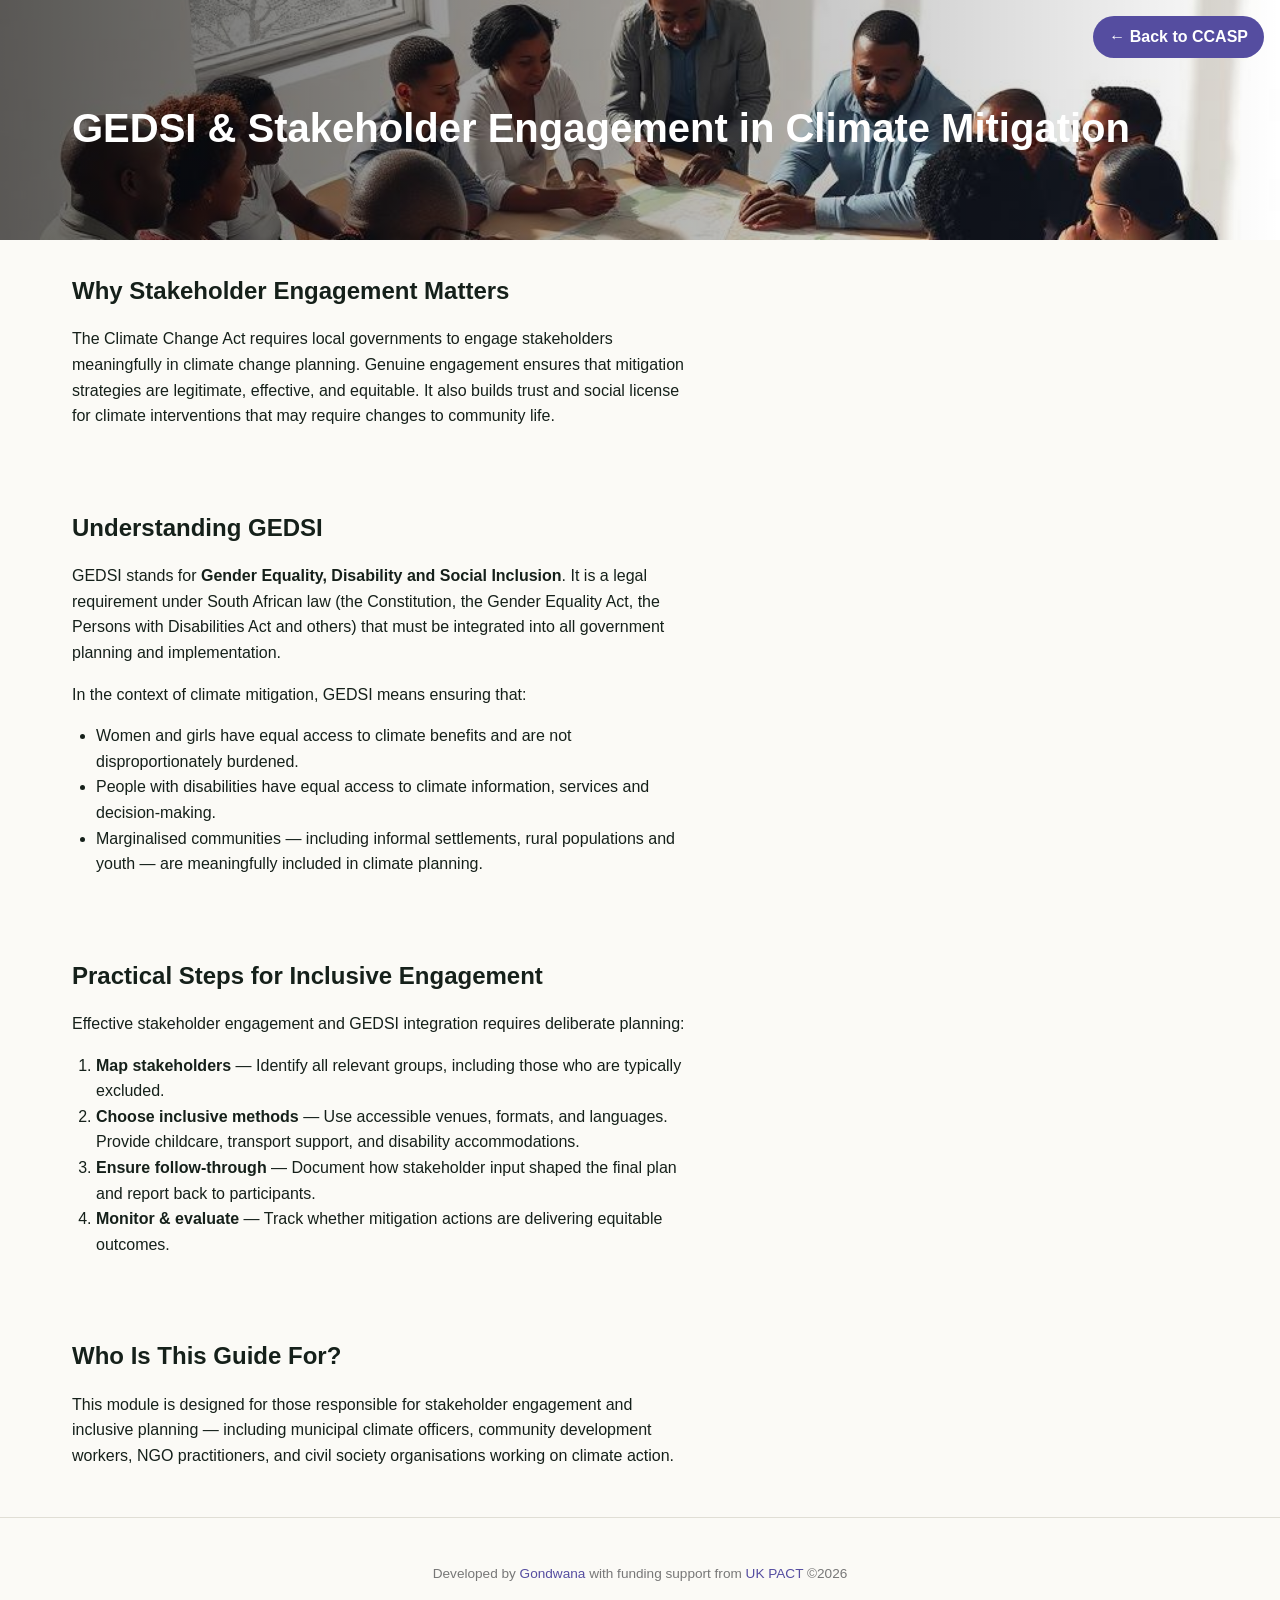
<file: stakeholder.html>
<!DOCTYPE html>
<html lang="en">
<head>
  <meta charset="UTF-8">
  <meta name="viewport" content="width=device-width, initial-scale=1.0">
  <title>GEDSI &amp; Stakeholder Engagement — CCASP</title>
  <!--link rel="stylesheet" href="https://cdn.jsdelivr.net/npm/tailwindcss@2/dist/tailwind.min.css"-->
  <link rel="stylesheet" href="assets/css/styles.css">
  <style>
    :root {
      --primary: oklch(0.47 0.13 285);
      --primary-soft: oklch(0.955 0.025 285);
      --border: oklch(0.9 0.012 95);
      --bg: oklch(0.985 0.006 95);
      --fg: oklch(0.23 0.02 160);
    }
    body {
      margin: 0; font-family: -apple-system, BlinkMacSystemFont, 'Segoe UI', Roboto, sans-serif;
      background: var(--bg); color: var(--fg); line-height: 1.6;
    }
    a {
      color: var(--primary);
      text-decoration: none;
    }
    a:hover {
      text-decoration: underline;
    }
    .hero {
      position: relative; overflow: hidden;
      background-image: url('assets/implement.jpg');
      background-size: cover; background-position: center;
      background-color: var(--primary);
      color: white;
    }
    .hero::after {
      content: ''; position: absolute; inset: 0;
      background: linear-gradient(to right, rgba(0,0,0,.6), transparent);
    }
    .hero-inner {
      position: relative; z-index: 1;
      max-width: 1200px; margin: 0 auto; padding: 6rem 2rem 4rem;
    }
    .hero h1 { font-size: 2.5rem; font-weight: 700; margin: 0 0 1rem; }
    .hero p { font-size: 1.1rem; max-width: 70ch; opacity: .9; }
    .section { max-width: 1200px; margin: 0 auto; padding: 2rem 2rem; }
    .section h2 { font-size: 1.5rem; margin: 0 0 1rem; }
    .section p { max-width: 70ch; }
    .nav-up {
      position: fixed; top: 1rem; right: 1rem;
      background: var(--primary); color: white;
      padding: .5rem 1rem; border-radius: 9999px;
      text-decoration: none; font-weight: 600;
      z-index: 1000;      
    }
    .footer {
      text-align: center; padding: 2rem; font-size: .85rem;
      border-top: 1px solid var(--border); color: #777;
    }
  </style>
</head>
<body>

  <a href="index.html" class="nav-up">← Back to CCASP</a>

  <section class="hero">
    <div class="hero-inner">
      <h1>GEDSI &amp; Stakeholder Engagement in Climate Mitigation</h1>
      <!--p>Bring meaningful, legally grounded stakeholder voice into your mitigation planning — practical guidance for engaging communities and embedding Gender Equality, Disability and Social Inclusion (GEDSI) considerations, as required under the Climate Change Act.</p-->
    </div>
  </section>

  <section class="section">
    <h2>Why Stakeholder Engagement Matters</h2>
    <p>The Climate Change Act requires local governments to engage stakeholders meaningfully in climate change planning. Genuine engagement ensures that mitigation strategies are legitimate, effective, and equitable. It also builds trust and social license for climate interventions that may require changes to community life.</p>
  </section>

  <section class="section">
    <h2>Understanding GEDSI</h2>
    <p>GEDSI stands for <strong>Gender Equality, Disability and Social Inclusion</strong>. It is a legal requirement under South African law (the Constitution, the Gender Equality Act, the Persons with Disabilities Act and others) that must be integrated into all government planning and implementation.</p>
    <p>In the context of climate mitigation, GEDSI means ensuring that:</p>
    <ul style="max-width: 70ch; padding-left: 1.5em;">
      <li>Women and girls have equal access to climate benefits and are not disproportionately burdened.</li>
      <li>People with disabilities have equal access to climate information, services and decision-making.</li>
      <li>Marginalised communities — including informal settlements, rural populations and youth — are meaningfully included in climate planning.</li>
    </ul>
  </section>

  <section class="section">
    <h2>Practical Steps for Inclusive Engagement</h2>
    <p>Effective stakeholder engagement and GEDSI integration requires deliberate planning:</p>
    <ol style="max-width: 70ch; padding-left: 1.5em;">
      <li><strong>Map stakeholders</strong> — Identify all relevant groups, including those who are typically excluded.</li>
      <li><strong>Choose inclusive methods</strong> — Use accessible venues, formats, and languages. Provide childcare, transport support, and disability accommodations.</li>
      <li><strong>Ensure follow-through</strong> — Document how stakeholder input shaped the final plan and report back to participants.</li>
      <li><strong>Monitor & evaluate</strong> — Track whether mitigation actions are delivering equitable outcomes.</li>
    </ol>
  </section>

  <section class="section">
    <h2>Who Is This Guide For?</h2>
    <p>This module is designed for those responsible for stakeholder engagement and inclusive planning — including municipal climate officers, community development workers, NGO practitioners, and civil society organisations working on climate action.</p>
  </section>

  <footer class="footer">
    <p>Developed by <a href="https://gondwanagroup.co.za/" style="color:var(--primary);">Gondwana</a> with funding support from <a href="https://ukpact.co.uk" style="color:var(--primary);">UK PACT</a> &copy;2026</p>
  </footer>

</body>
</html>
</file>
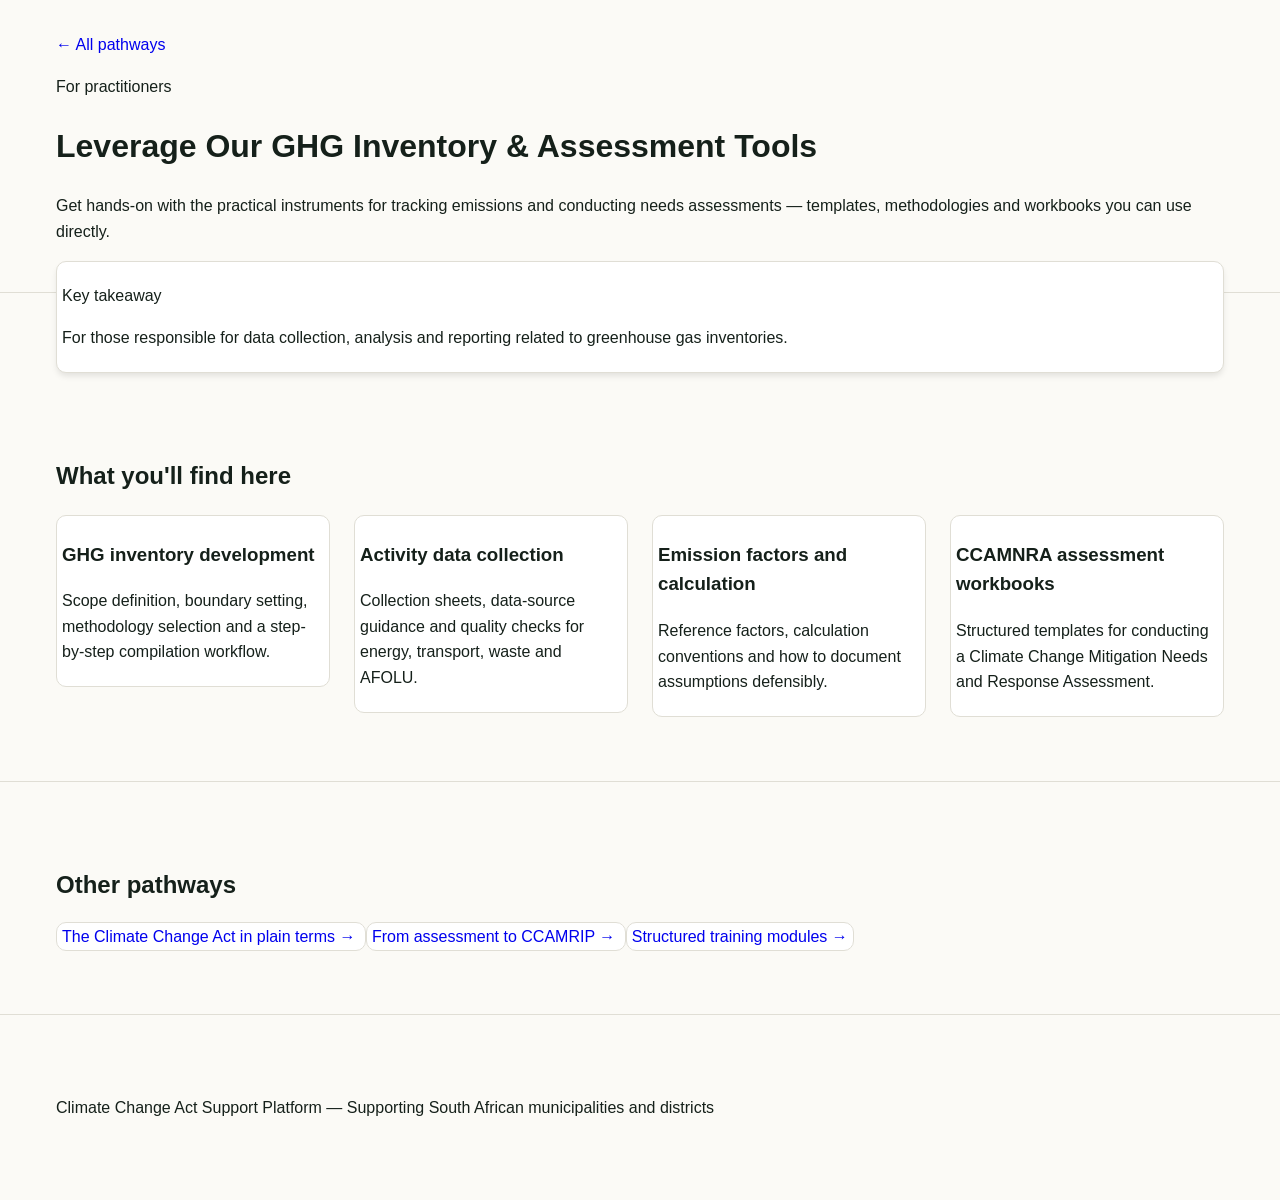
<file: tools.html>
<!DOCTYPE html>
<html lang="en">
<head>
  <meta charset="UTF-8">
  <meta name="viewport" content="width=device-width, initial-scale=1.0">
  <title>Leverage Our GHG Inventory & Assessment Tools — CCASP</title>
  <meta name="description" content="Get hands-on with the practical instruments for tracking emissions and conducting needs assessments — templates, methodologies and workbooks you can use directly.">
  <meta property="og:title" content="TRACK_TITLE — CCASP">
  <meta property="og:description" content="For those responsible for data collection, analysis and reporting related to greenhouse gas inventories.">
  <link rel="stylesheet" href="assets/css/styles.css">
  <link rel="icon" href="../favicon.ico" type="image/x-icon">
</head>
<body>
  <!-- Header -->
  <ccasp-trackheader set="tools">
  </ccasp-trackheader>

  <!-- Key Takeaway -->
  <div class="container track-tools" style="margin-top: -2rem;">
    <reveal-element class="track-tools">
      <div class="card p-6" style="box-shadow: 0 4px 6px -1px rgba(0, 0, 0, 0.1);">
        <p class="text-xs font-semibold uppercase tracking-wider text-muted-foreground">
          Key takeaway
        </p>
        <p class="mt-2 text-lg leading-relaxed text-foreground">For those responsible for data collection, analysis and reporting related to greenhouse gas inventories.</p>
      </div>
    </reveal-element>
  </div>

  <!-- What you'll find here -->
  <section class="section">
    <div class="container">
      <h2 class="text-2xl font-bold tracking-tight md:text-3xl">What you'll find here</h2>
      <div class="mt-8 grid-2">
        
      <reveal-element>
        <article class="card h-full p-6 hover:transform hover:-translate-y-1">
          <div class="h-1 w-10 rounded-full bg-track-tools"></div>
          <h3 class="mt-4 text-lg font-semibold">GHG inventory development</h3>
          <p class="mt-2 text-sm text-muted-foreground">Scope definition, boundary setting, methodology selection and a step-by-step compilation workflow.</p>
        </article>
      </reveal-element>
    
      <reveal-element>
        <article class="card h-full p-6 hover:transform hover:-translate-y-1">
          <div class="h-1 w-10 rounded-full bg-track-tools"></div>
          <h3 class="mt-4 text-lg font-semibold">Activity data collection</h3>
          <p class="mt-2 text-sm text-muted-foreground">Collection sheets, data-source guidance and quality checks for energy, transport, waste and AFOLU.</p>
        </article>
      </reveal-element>
    
      <reveal-element>
        <article class="card h-full p-6 hover:transform hover:-translate-y-1">
          <div class="h-1 w-10 rounded-full bg-track-tools"></div>
          <h3 class="mt-4 text-lg font-semibold">Emission factors and calculation</h3>
          <p class="mt-2 text-sm text-muted-foreground">Reference factors, calculation conventions and how to document assumptions defensibly.</p>
        </article>
      </reveal-element>
    
      <reveal-element>
        <article class="card h-full p-6 hover:transform hover:-translate-y-1">
          <div class="h-1 w-10 rounded-full bg-track-tools"></div>
          <h3 class="mt-4 text-lg font-semibold">CCAMNRA assessment workbooks</h3>
          <p class="mt-2 text-sm text-muted-foreground">Structured templates for conducting a Climate Change Mitigation Needs and Response Assessment.</p>
        </article>
      </reveal-element>
    
      </div>
    </div>
  </section>

  <!-- Other pathways -->
  <section class="section bg-track-tools-soft" style="border-top: 1px solid var(--border);">
    <div class="container">
      <h2 class="text-xl font-semibold tracking-tight">Other pathways</h2>
      <div class="mt-6 grid gap-3 md:grid-cols-3">
        
      <a href="understand.html" class="card flex items-center justify-between gap-3 p-4 hover:transform hover:-translate-y-0.5">
        <span class="font-medium">The Climate Change Act in plain terms</span>
        <span class="text-track-understand transition-transform">→</span>
      </a>
    
      <a href="implement.html" class="card flex items-center justify-between gap-3 p-4 hover:transform hover:-translate-y-0.5">
        <span class="font-medium">From assessment to CCAMRIP</span>
        <span class="text-track-implement transition-transform">→</span>
      </a>
    
      <a href="training.html" class="card flex items-center justify-between gap-3 p-4 hover:transform hover:-translate-y-0.5">
        <span class="font-medium">Structured training modules</span>
        <span class="text-track-training transition-transform">→</span>
      </a>
    
      </div>
    </div>
  </section>

  <!-- Footer -->
  <footer class="section" style="border-top: 1px solid var(--border);">
    <div class="container">
      <p class="text-sm text-muted-foreground">
        Climate Change Act Support Platform — Supporting South African municipalities and districts
      </p>
    </div>
  </footer>

  <!-- Web Components -->
  <script src="components/reveal-element.js"></script>
</body>
</html>
</file>
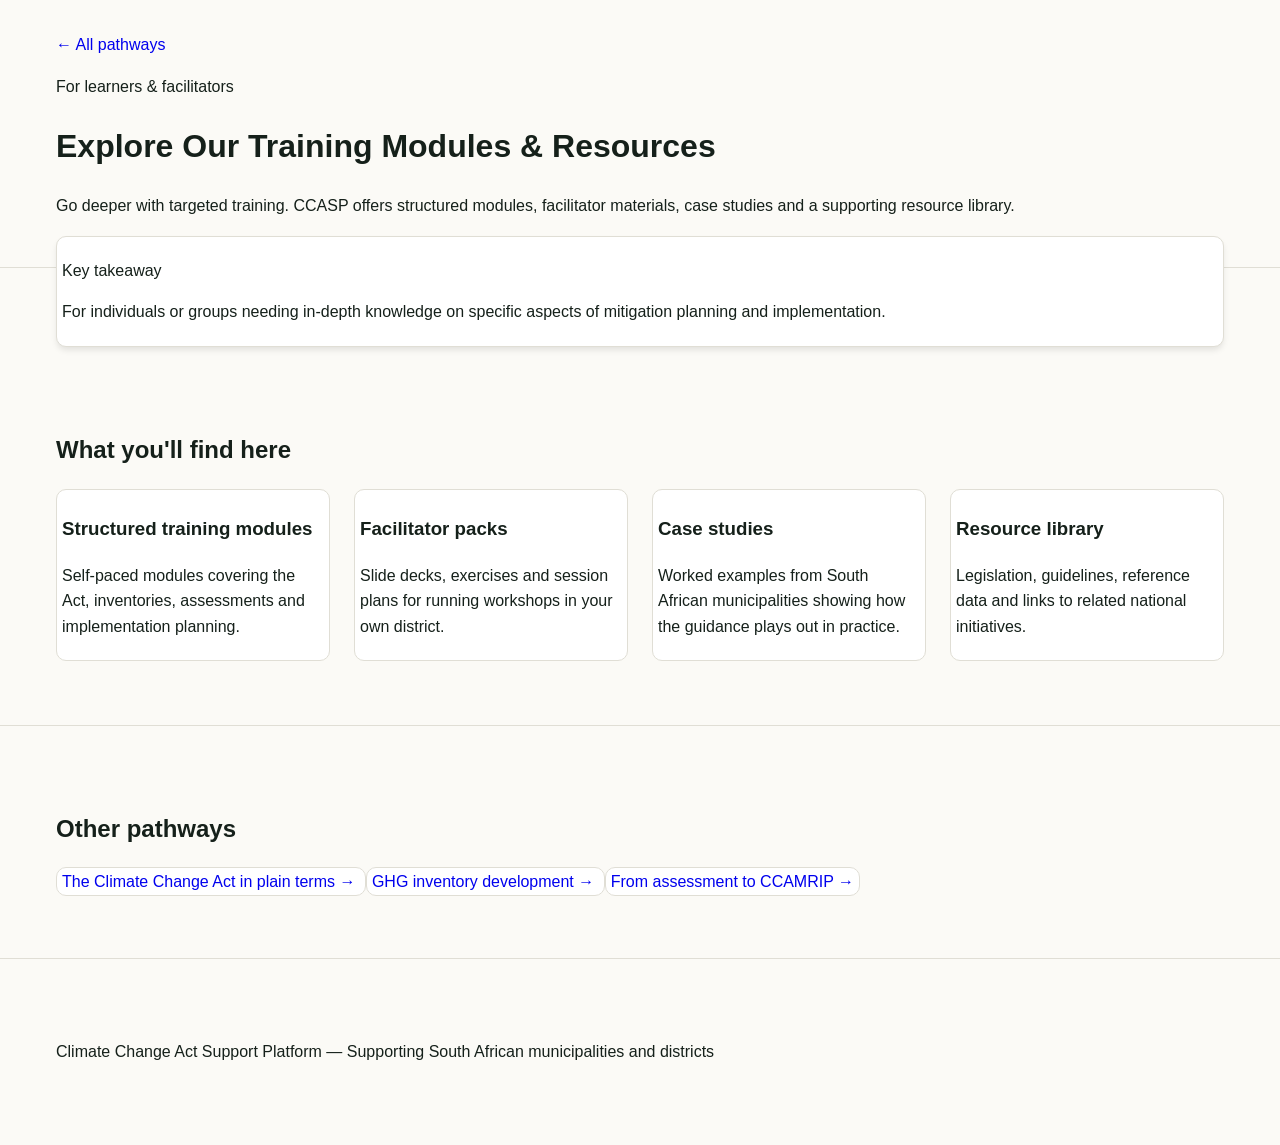
<file: training.html>
<!DOCTYPE html>
<html lang="en">
<head>
  <meta charset="UTF-8">
  <meta name="viewport" content="width=device-width, initial-scale=1.0">
  <title>Explore Our Training Modules & Resources — CCASP</title>
  <meta name="description" content="Go deeper with targeted training. CCASP offers structured modules, facilitator materials, case studies and a supporting resource library.">
  <meta property="og:title" content="TRACK_TITLE — CCASP">
  <meta property="og:description" content="For individuals or groups needing in-depth knowledge on specific aspects of mitigation planning and implementation.">
  <link rel="stylesheet" href="assets/css/styles.css">
  <link rel="icon" href="../favicon.ico" type="image/x-icon">
</head>
<body>
  <!-- Header -->
  <ccasp-trackheader set="training">
  </ccasp-trackheader>

  <!-- Key Takeaway -->
  <div class="container" style="margin-top: -2rem;">
    <reveal-element>
      <div class="card p-6" style="box-shadow: 0 4px 6px -1px rgba(0, 0, 0, 0.1);">
        <p class="text-xs font-semibold uppercase tracking-wider text-muted-foreground">
          Key takeaway
        </p>
        <p class="mt-2 text-lg leading-relaxed text-foreground">For individuals or groups needing in-depth knowledge on specific aspects of mitigation planning and implementation.</p>
      </div>
    </reveal-element>
  </div>

  <!-- What you'll find here -->
  <section class="section">
    <div class="container">
      <h2 class="text-2xl font-bold tracking-tight md:text-3xl">What you'll find here</h2>
      <div class="mt-8 grid-2">
        
      <reveal-element>
        <article class="card h-full p-6 hover:transform hover:-translate-y-1">
          <div class="h-1 w-10 rounded-full bg-track-training"></div>
          <h3 class="mt-4 text-lg font-semibold">Structured training modules</h3>
          <p class="mt-2 text-sm text-muted-foreground">Self-paced modules covering the Act, inventories, assessments and implementation planning.</p>
        </article>
      </reveal-element>
    
      <reveal-element>
        <article class="card h-full p-6 hover:transform hover:-translate-y-1">
          <div class="h-1 w-10 rounded-full bg-track-training"></div>
          <h3 class="mt-4 text-lg font-semibold">Facilitator packs</h3>
          <p class="mt-2 text-sm text-muted-foreground">Slide decks, exercises and session plans for running workshops in your own district.</p>
        </article>
      </reveal-element>
    
      <reveal-element>
        <article class="card h-full p-6 hover:transform hover:-translate-y-1">
          <div class="h-1 w-10 rounded-full bg-track-training"></div>
          <h3 class="mt-4 text-lg font-semibold">Case studies</h3>
          <p class="mt-2 text-sm text-muted-foreground">Worked examples from South African municipalities showing how the guidance plays out in practice.</p>
        </article>
      </reveal-element>
    
      <reveal-element>
        <article class="card h-full p-6 hover:transform hover:-translate-y-1">
          <div class="h-1 w-10 rounded-full bg-track-training"></div>
          <h3 class="mt-4 text-lg font-semibold">Resource library</h3>
          <p class="mt-2 text-sm text-muted-foreground">Legislation, guidelines, reference data and links to related national initiatives.</p>
        </article>
      </reveal-element>
    
      </div>
    </div>
  </section>

  <!-- Other pathways -->
  <section class="section bg-track-training-soft" style="border-top: 1px solid var(--border);">
    <div class="container">
      <h2 class="text-xl font-semibold tracking-tight">Other pathways</h2>
      <div class="mt-6 grid gap-3 md:grid-cols-3">
        
      <a href="understand.html" class="card flex items-center justify-between gap-3 p-4 hover:transform hover:-translate-y-0.5">
        <span class="font-medium">The Climate Change Act in plain terms</span>
        <span class="text-track-understand transition-transform">→</span>
      </a>
    
      <a href="tools.html" class="card flex items-center justify-between gap-3 p-4 hover:transform hover:-translate-y-0.5">
        <span class="font-medium">GHG inventory development</span>
        <span class="text-track-tools transition-transform">→</span>
      </a>
    
      <a href="implement.html" class="card flex items-center justify-between gap-3 p-4 hover:transform hover:-translate-y-0.5">
        <span class="font-medium">From assessment to CCAMRIP</span>
        <span class="text-track-implement transition-transform">→</span>
      </a>
    
      </div>
    </div>
  </section>

  <!-- Footer -->
  <footer class="section" style="border-top: 1px solid var(--border);">
    <div class="container">
      <p class="text-sm text-muted-foreground">
        Climate Change Act Support Platform — Supporting South African municipalities and districts
      </p>
    </div>
  </footer>

  <!-- Web Components -->
  <script src="components/reveal-element.js"></script>
</body>
</html>
</file>
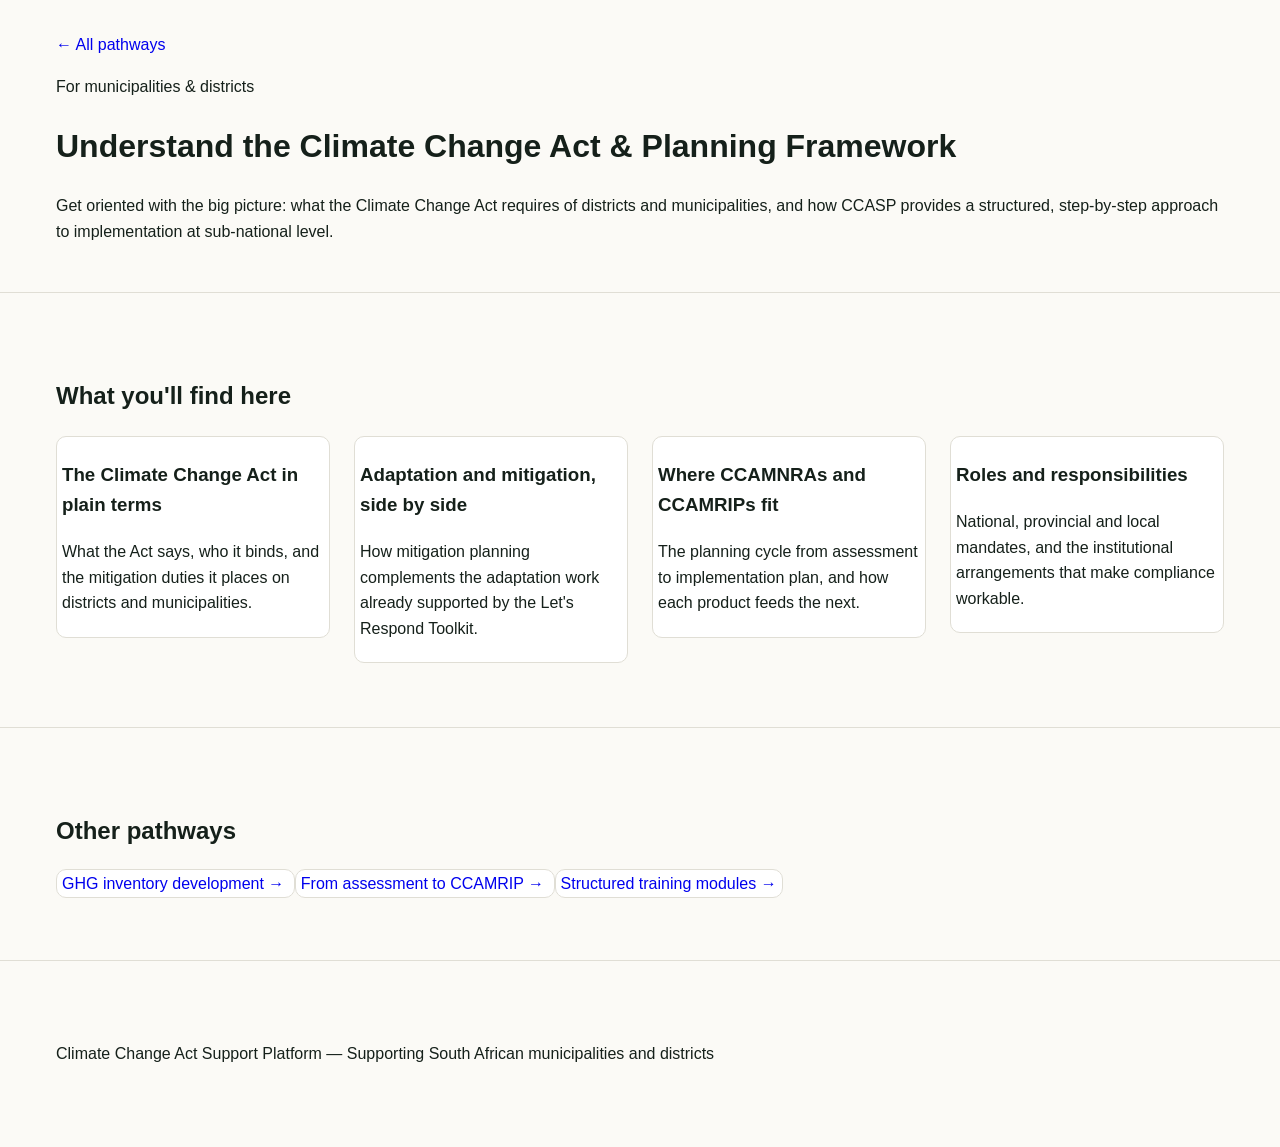
<file: understand.html>
<!DOCTYPE html>
<html lang="en">
<head>
  <meta charset="UTF-8">
  <meta name="viewport" content="width=device-width, initial-scale=1.0">
  <title>Understand the Climate Change Act & Planning Framework — CCASP</title>
  <meta name="description" content="Get oriented with the big picture: what the Climate Change Act requires of districts and municipalities, and how CCASP provides a structured, step-by-step approach to implementation at sub-national level.">
  <meta property="og:title" content="TRACK_TITLE — CCASP">
  <meta property="og:description" content="For anyone wanting a high-level understanding of how the Act works and how CCASP fits South Africa's climate action strategy.">
  <link rel="stylesheet" href="assets/css/styles.css">
  <link rel="icon" href="../favicon.ico" type="image/x-icon">
</head>
<body>
  <!-- Header -->
  <ccasp-trackheader set="understand">
  </ccasp-trackheader>
  
  <!-- Key Takeaway -->
<!--   <div class="container" style="margin-top: -2rem;">
    <reveal-element>
      <div class="card p-6" style="box-shadow: 0 4px 6px -1px rgba(0, 0, 0, 0.1);">
        <p class="text-xs font-semibold uppercase tracking-wider text-muted-foreground">
          Key takeaway
        </p>
        <p class="mt-2 text-lg leading-relaxed text-foreground">For anyone wanting a high-level understanding of how the Act works and how CCASP fits South Africa's climate action strategy.</p>
      </div>
    </reveal-element>
  </div> -->

  <!-- What you'll find here -->
  <section class="section">
    <div class="container">
      <h2 class="text-2xl font-bold tracking-tight md:text-3xl">What you'll find here</h2>
      <div class="mt-8 grid-2">
        
      <reveal-element>
        <article class="card h-full p-6 hover:transform hover:-translate-y-1">
          <div class="h-1 w-10 rounded-full bg-track-understand"></div>
          <h3 class="mt-4 text-lg font-semibold">The Climate Change Act in plain terms</h3>
          <p class="mt-2 text-sm text-muted-foreground">What the Act says, who it binds, and the mitigation duties it places on districts and municipalities.</p>
        </article>
      </reveal-element>
    
      <reveal-element>
        <article class="card h-full p-6 hover:transform hover:-translate-y-1">
          <div class="h-1 w-10 rounded-full bg-track-understand"></div>
          <h3 class="mt-4 text-lg font-semibold">Adaptation and mitigation, side by side</h3>
          <p class="mt-2 text-sm text-muted-foreground">How mitigation planning complements the adaptation work already supported by the Let's Respond Toolkit.</p>
        </article>
      </reveal-element>
    
      <reveal-element>
        <article class="card h-full p-6 hover:transform hover:-translate-y-1">
          <div class="h-1 w-10 rounded-full bg-track-understand"></div>
          <h3 class="mt-4 text-lg font-semibold">Where CCAMNRAs and CCAMRIPs fit</h3>
          <p class="mt-2 text-sm text-muted-foreground">The planning cycle from assessment to implementation plan, and how each product feeds the next.</p>
        </article>
      </reveal-element>
    
      <reveal-element>
        <article class="card h-full p-6 hover:transform hover:-translate-y-1">
          <div class="h-1 w-10 rounded-full bg-track-understand"></div>
          <h3 class="mt-4 text-lg font-semibold">Roles and responsibilities</h3>
          <p class="mt-2 text-sm text-muted-foreground">National, provincial and local mandates, and the institutional arrangements that make compliance workable.</p>
        </article>
      </reveal-element>
    
      </div>
    </div>
  </section>

  <!-- Other pathways -->
  <section class="section bg-track-understand-soft" style="border-top: 1px solid var(--border);">
    <div class="container">
      <h2 class="text-xl font-semibold tracking-tight">Other pathways</h2>
      <div class="mt-6 grid gap-3 md:grid-cols-3">
        
      <a href="tools.html" class="card flex items-center justify-between gap-3 p-4 hover:transform hover:-translate-y-0.5">
        <span class="font-medium">GHG inventory development</span>
        <span class="text-track-tools transition-transform">→</span>
      </a>
    
      <a href="implement.html" class="card flex items-center justify-between gap-3 p-4 hover:transform hover:-translate-y-0.5">
        <span class="font-medium">From assessment to CCAMRIP</span>
        <span class="text-track-implement transition-transform">→</span>
      </a>
    
      <a href="training.html" class="card flex items-center justify-between gap-3 p-4 hover:transform hover:-translate-y-0.5">
        <span class="font-medium">Structured training modules</span>
        <span class="text-track-training transition-transform">→</span>
      </a>
    
      </div>
    </div>
  </section>

  <!-- Footer -->
  <footer class="section" style="border-top: 1px solid var(--border);">
    <div class="container">
      <p class="text-sm text-muted-foreground">
        Climate Change Act Support Platform — Supporting South African municipalities and districts
      </p>
    </div>
  </footer>

  <!-- Web Components -->
  <script src="components/reveal-element.js"></script>
</body>
</html>
</file>
<file: assets/css/styles.css>
/* Base reset and variables */
:root {
  --radius: 0.625rem;
  --background: oklch(0.985 0.006 95);
  --foreground: oklch(0.23 0.02 160);
  --card: oklch(1 0 0);
  --card-foreground: oklch(0.23 0.02 160);
  --popover: oklch(1 0 0);
  --popover-foreground: oklch(0.23 0.02 160);
  --primary: oklch(0.47 0.075 190);
  --primary-foreground: oklch(0.99 0.005 95);
  --secondary: oklch(0.95 0.012 95);
  --secondary-foreground: oklch(0.23 0.02 160);
  --muted: oklch(0.95 0.012 95);
  --muted-foreground: oklch(0.48 0.015 150);
  --accent: oklch(0.94 0.02 180);
  --accent-foreground: oklch(0.23 0.02 160);
  --destructive: oklch(0.577 0.245 27.325);
  --destructive-foreground: oklch(0.99 0.005 95);
  --border: oklch(0.9 0.012 95);
  --input: oklch(0.9 0.012 95);
  --ring: oklch(0.47 0.075 190);

  /* Track colours */
  --track-understand: oklch(0.47 0.075 190);
  --track-understand-soft: oklch(0.955 0.022 190);
  --track-tools: oklch(0.63 0.125 65);
  --track-tools-soft: oklch(0.96 0.03 75);
  --track-implement: oklch(0.53 0.11 152);
  --track-implement-soft: oklch(0.955 0.028 152);
  --track-training: oklch(0.47 0.13 285);
  --track-training-soft: oklch(0.955 0.025 285);
}

/* Base styles */
body {
  margin: 0;
  font-family: -apple-system, BlinkMacSystemFont, 'Segoe UI', Roboto, sans-serif;
  background-color: var(--background);
  color: var(--foreground);
  line-height: 1.6;
}

* {
  box-sizing: border-box;
}

a {
  text-decoration: none;
}
a:hover {
  text-decoration: underline;
}

.container {
  max-width: 1200px;
  margin: 0 auto;
  padding: 0 1rem;
}
/* Utility classes */

.track-understand {
  --track-color: var(--track-understand);
  --track-bg: var(--track-understand);
  --track-bg-soft: var(--track-understand-soft);
  text-decoration: none;
}
.track-tools {
  --track-color: var(--track-tools);
  --track-bg: var(--track-tools);
  --track-bg-soft: var(--track-tools-soft);
}
.track-implement {
  --track-color: var(--track-implement);
  --track-bg: var(--track-implement);
  --track-bg-soft: var(--track-implement-soft);
}
.track-training{
  --track-color: var(--track-training);
  --track-bg: var(--track-training);
  --track-bg-soft: var(--track-training-soft);
}
.text-track { color: var(--track-color); }
.bg-track { background-color: var(--track-bg); }
.bg-track-soft { background-color: var(--track-bg-soft); }

/* Button styles */
.btn {
  display: inline-flex;
  align-items: center;
  gap: 0.5rem;
  padding: 0.75rem 1.5rem;
  border-radius: 9999px;
  background-color: var(--background);
  color: var(--foreground);
  text-decoration: none;
  font-weight: 600;
  transition: transform 0.3s ease;
}

.btn:hover {
  transform: translateY(-2px);
}

@media (prefers-reduced-motion: reduce) {
  .btn:hover {
    transform: none;
  }
}

/* Card styles */
.card {
  background: var(--card);
  border: 1px solid var(--border);
  border-radius: var(--radius);
  overflow: hidden;
  transition: transform 0.3s ease, box-shadow 0.3s ease;
  padding: 5px;
}

.card:hover {
  transform: translateY(-4px);
  box-shadow: 2px 2px 5px var(--track-color, red);
  border: 5px solid red;
}

@media (prefers-reduced-motion: reduce) {
  .card:hover {
    transform: none;
  }
}

/* Header styles */
.header {
  padding: 2rem 0;
  border-bottom: 1px solid var(--border);
}

/* Section styles */
.section {
  padding: 4rem 0;
}

/* Grid layout */
.grid-2 {
  display: grid;
  grid-template-columns: repeat(auto-fit, minmax(200px, 1fr));
  gap: 1.5rem;
}

/* Hero section */
.hero {
  position: relative;
  overflow: hidden;
  color: var(--primary-foreground);
}

.hero-image {
  position: absolute;
  top: 0;
  left: 0;
  width: 100%;
  height: 100%;
  object-fit: cover;
  z-index: -1;
}

.hero-overlay {
  position: absolute;
  top: 0;
  left: 0;
  width: 100%;
  height: 100%;
  background: linear-gradient(to right, var(--primary), transparent);
  z-index: -1;
}

/* Track card */
.track-card {
  display: flex;
  flex-direction: column;
  height: 100%;
  border: 1px solid var(--border);
  border-radius: calc(var(--radius) + 8px);
  overflow: hidden;
  transition: transform 0.3s ease, box-shadow 0.3s ease;
}

.track-card:hover {
  transform: translateY(-4px);
  box-shadow: 2px 2px 8px var(--track-color);
}

.track-card-image {
  position: relative;
  aspect-ratio: 16/9;
  overflow: hidden;
}

.track-card-image img {
  width: 100%;
  height: 100%;
  object-fit: cover;
  transition: transform 0.7s ease;
}

.track-card:hover .track-card-image img {
  transform: scale(1.05);
}

.track-card-content {
  flex: 1;
  padding: 1.5rem 1.5rem 0 1.5rem;
}

.track-card-color-bar {
  position: absolute;
  bottom: 0;
  left: 0;
  height: 6px;
  width: 4rem;
  transition: width 0.5s ease;
}

.track-card:hover .track-card-color-bar {
  width: 100%;
}

.track-card a.explore {
  font-size: 1.1em;
  font-weight: bold;
  text-decoration: none;
  &>span.arrow {
    transition: margin-left 0.3s ease;
  }
  &:hover>span.arrow {
    margin-left: 0.3em;
  }
}
.track-card a.top {
  display: flex;
  flex-direction: column;
  height: 100%;
  /*font-size: 1.1em;
  font-weight: bold;*/
  text-decoration: none;
  &>span.arrow {
    transition: margin-left 0.3s ease;
  }
  &:hover>span.arrow {
    margin-left: 0.3em;
  }
}

.card-bottom {
  display: flex;
  flex-direction: column;
  align-content: end;
  transition: transform 0.3s ease, box-shadow 0.3s ease;
  padding: 0 0 1.5rem 2rem;
}

/* Reveal animation */
.reveal {
  opacity: 0;
  transform: translateY(16px);
  transition: opacity 0.7s ease, transform 0.7s ease;
}

.reveal.visible {
  opacity: 1;
  transform: translateY(0);
}

@media (prefers-reduced-motion: reduce) {
  .reveal {
    transition: none;
    opacity: 1;
    transform: translateY(0);
  }
}

/* Responsive */
@media (max-width: 768px) {
  .grid-2 {
    grid-template-columns: 1fr;
  }
  
  .section {
    padding: 2rem 0;
  }
}

.key-takeaway {
  padding: 0.3em 1em;
  border-radius: 0.625em;
  margin-bottom: 1em;

  &>p:first-child {
    font-weight: bold;
    font-size: 0.8em;
    margin-bottom: 0;
  }
  &>p:nth-child(2) {
    margin-top:0.6em;
  }
}

/* ── Vertical menu ── */

/* Overlay backdrop (optional — dim the hero when menu is open) */
.vertical-menu-overlay {
  position: fixed;
  inset: 0;
  background: rgba(0, 0, 0, 0.3);
  z-index: 99;
  opacity: 0;
  pointer-events: none;
  transition: opacity 0.3s ease;
}
.vertical-menu.active .vertical-menu-overlay {
  opacity: 0.8;
  pointer-events: auto;
}

/* Toggle button */
.vertical-menu-toggle {
  position: fixed;
  top: 1.5rem;
  right: 2.5rem;
  z-index: 100;
  display: flex;
  flex-direction: column;
  gap: 5px;
  width: 40px;
  height: 40px;
  border: none;
  background: transparent;
  cursor: pointer;
  border-radius: 8px;
  transition: background 0.2s ease;
}
.vertical-menu-toggle:hover {
  background: rgba(255, 255, 255, 0.15);
}
.vertical-menu-toggle .bar {
  display: block;
  width: 100%;
  height: 2px;
  background: #fff;
  border-radius: 2px;
  transition: transform 0.3s ease, opacity 0.3s ease;
}

/* Hamburger → X animation */
.vertical-menu.active .vertical-menu-toggle .bar:nth-child(1) {
  transform: translateY(7px) rotate(45deg);
}
.vertical-menu.active .vertical-menu-toggle .bar:nth-child(2) {
  opacity: 0;
}
.vertical-menu.active .vertical-menu-toggle .bar:nth-child(3) {
  transform: translateY(-7px) rotate(-45deg);
}

/* Panel */
.vertical-menu-panel {
  position: fixed;
  top: 50px;
  right: 0;
  width: min(360px, 85vw);
  height: 100vh;
  background: var(--card);
  border-left: 1px solid var(--border);
  border-top-left-radius: calc(var(--radius) + 8px);
  border-bottom-left-radius: calc(var(--radius) + 8px);
  z-index: 100;
  transform: translateX(100%);
  transition: transform 0.35s cubic-bezier(0.4, 0, 0.2, 1);
  display: flex;
  flex-direction: column;
  padding: 2rem 0;
  overflow-y: auto;
}
.vertical-menu.active .vertical-menu-panel {
  transform: translateX(0);
}

.menu-text {
  text-decoration: none;
  font-size: 1.05rem;
  font-weight: 600;
  /*color: var(--foreground);*/
  color: var(--background);
}
/* Menu links */
.menu-link {
  display: flex;
  align-items: center;
  gap: 1rem;
  padding: 1rem 2rem;
  text-decoration: none;
  color: var(--foreground);
  font-size: 1.05rem;
  font-weight: 500;
  transition: background 0.2s ease, padding-left 0.2s ease;
  border-bottom: 1px solid var(--border);
}
.menu-link:last-child {
  border-bottom: none;
}
.menu-link:hover {
  background: var(--secondary);
  padding-left: 2.5rem;
}
.menu-link .menu-icon {
  font-size: 1.4rem;
  width: 2rem;
  text-align: center;
}
.menu-link .menu-label {
  flex: 1;
}

/* Close button */
.menu-close {
  margin-top: auto;
  padding: 1rem 2rem;
  text-align: right;
  background: transparent;
  border: none;
  color: var(--muted-foreground);
  cursor: pointer;
  font-size: 0.85rem;
  letter-spacing: 0.5px;
  text-transform: uppercase;
}
.menu-close:hover {
  color: var(--foreground);
}

/* ── Responsive: hide menu on desktop, show on small screens ── */
@media (min-width: 768px) {
  .vertical-menu-toggle {
    /*display: none;*/
  }
  .vertical-menu-panel {
    /* Keep panel hidden on desktop */
  }
}

.footer {
  text-align: center; padding: 2rem; font-size: .85rem;
  border-top: 1px solid var(--border); color: #777;
}
</file>
